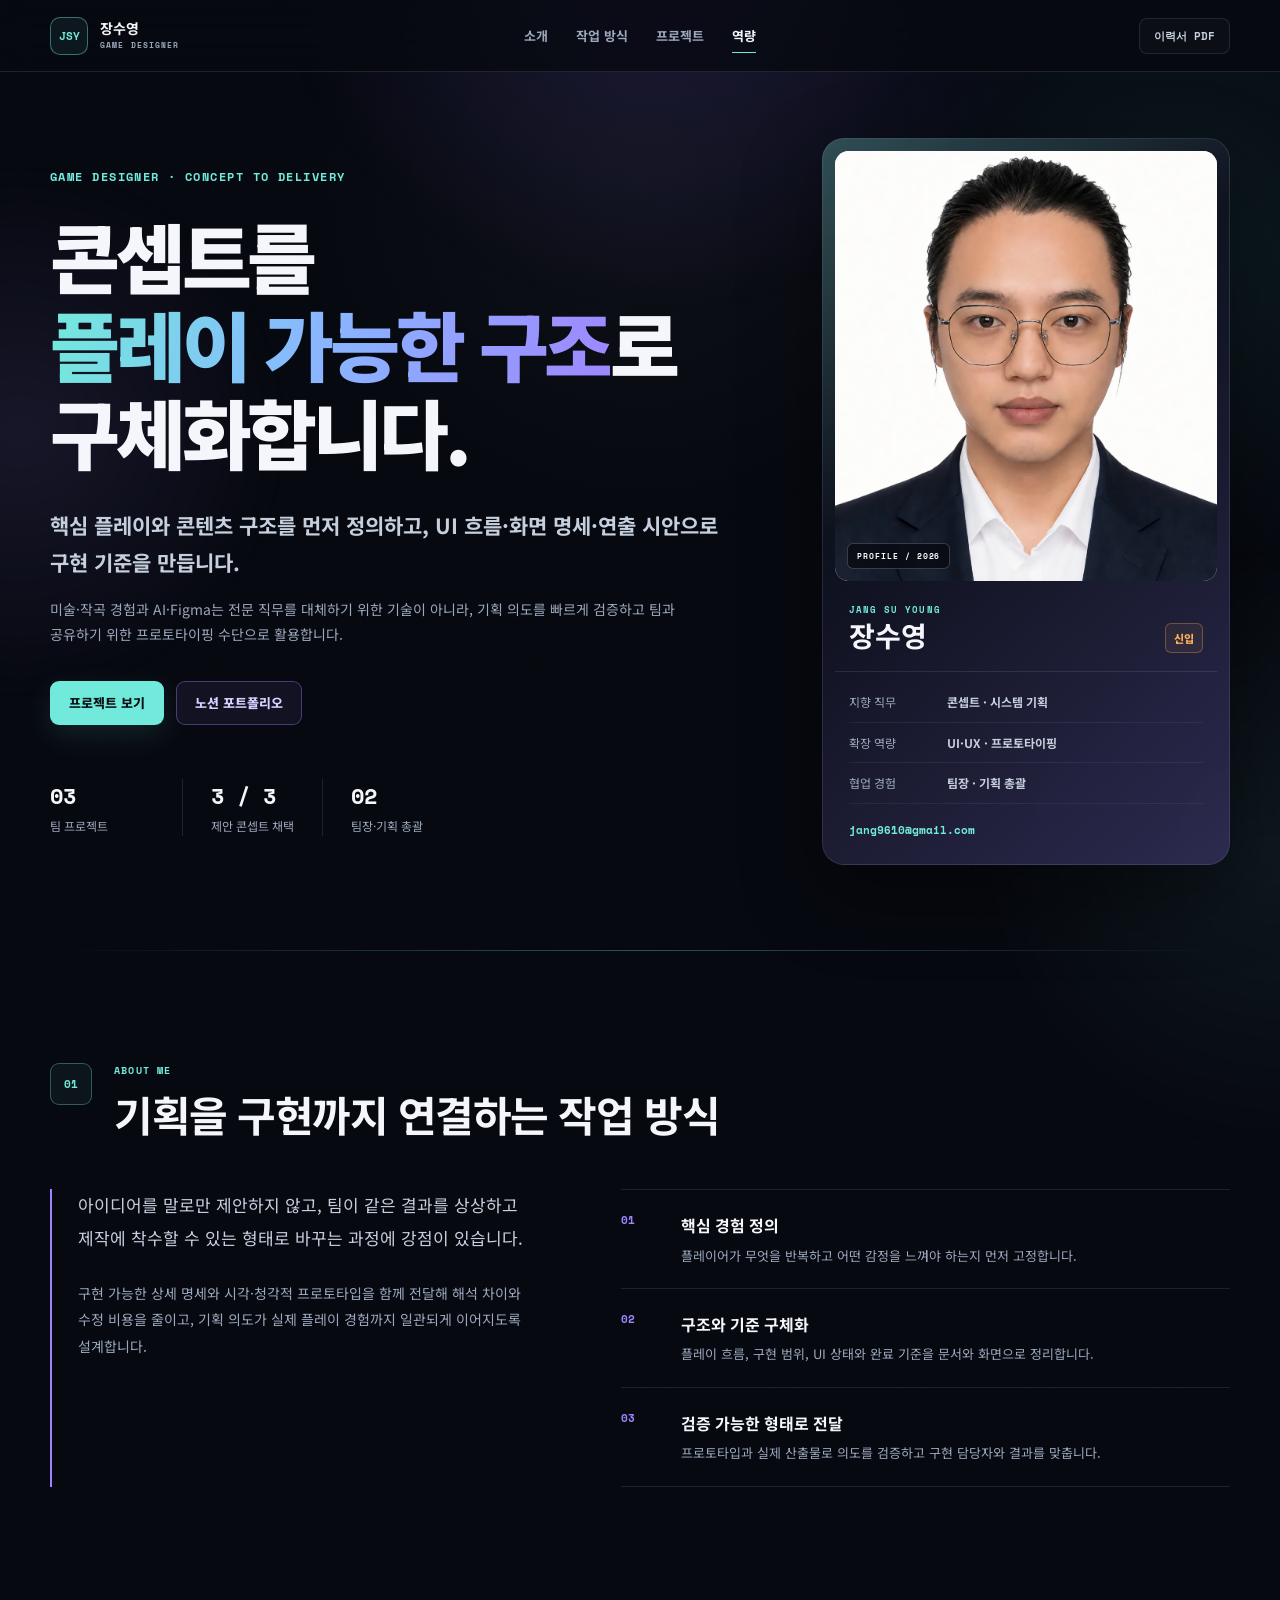
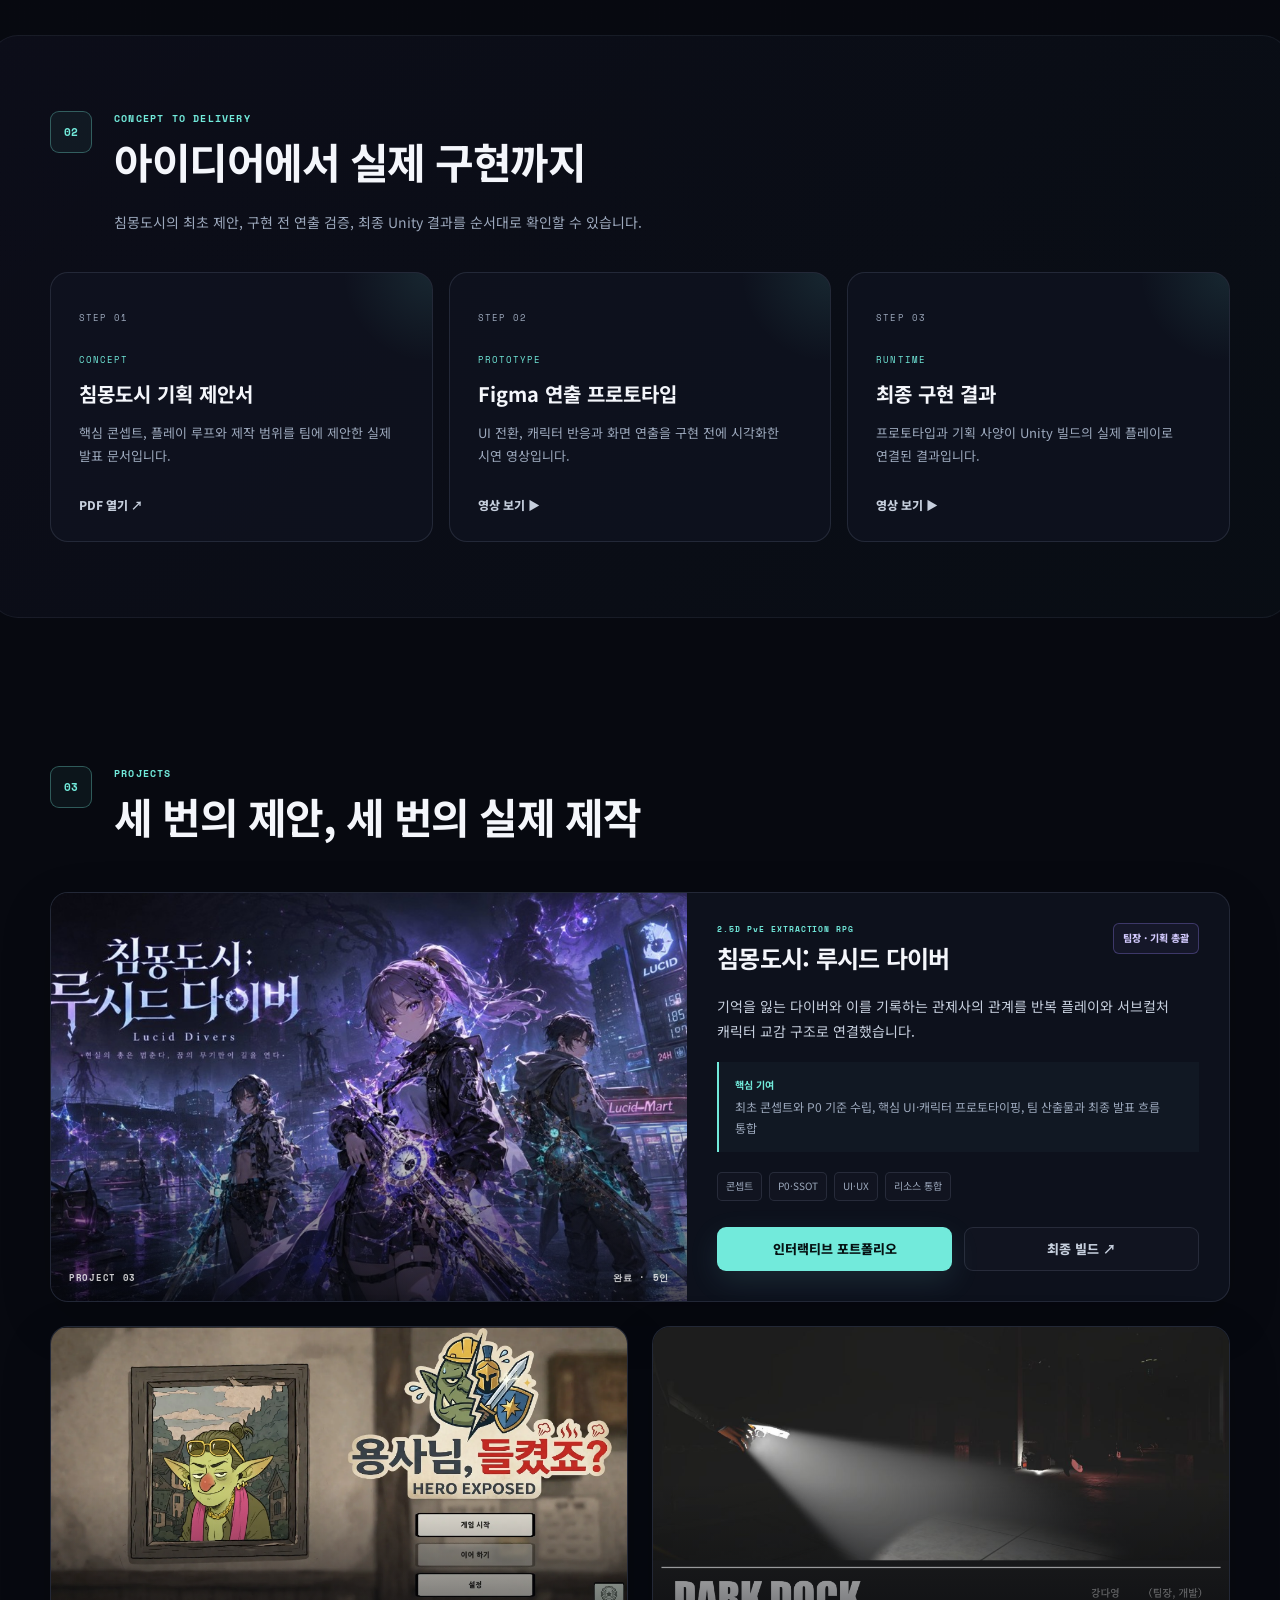
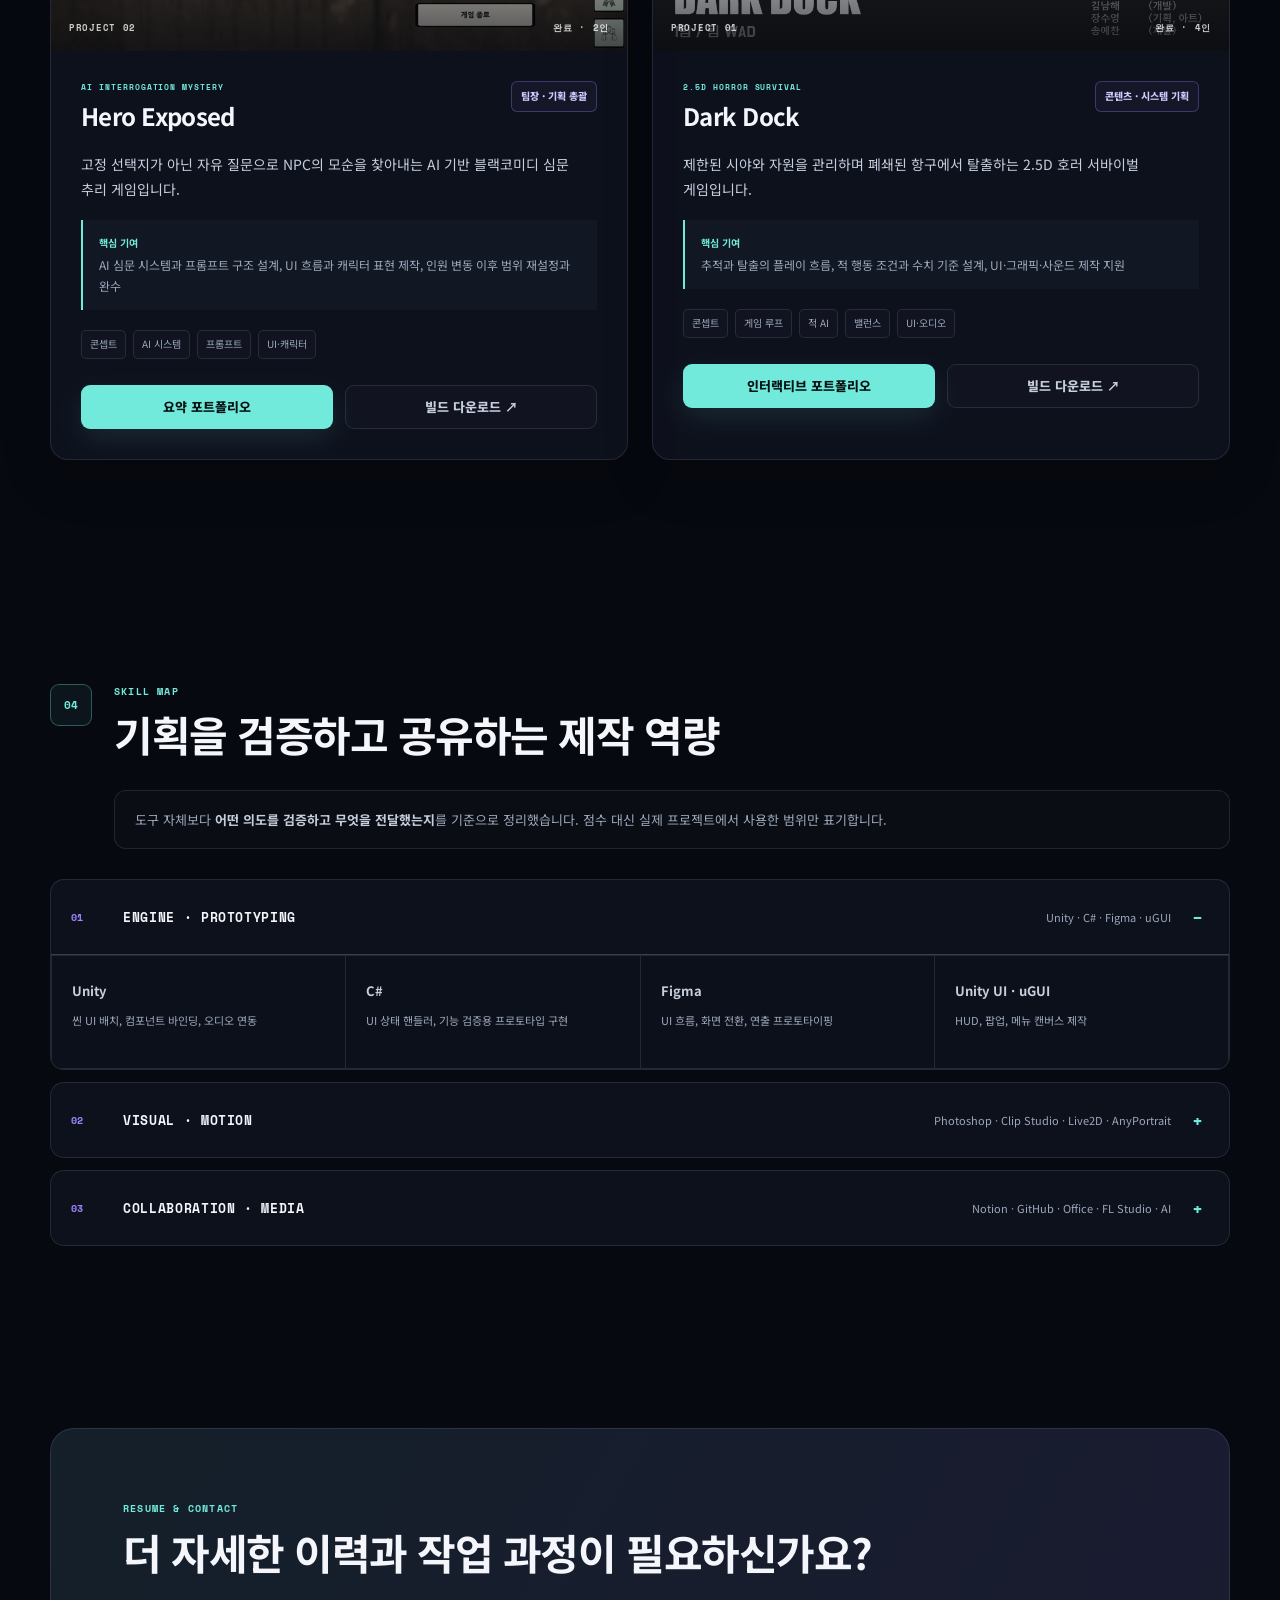
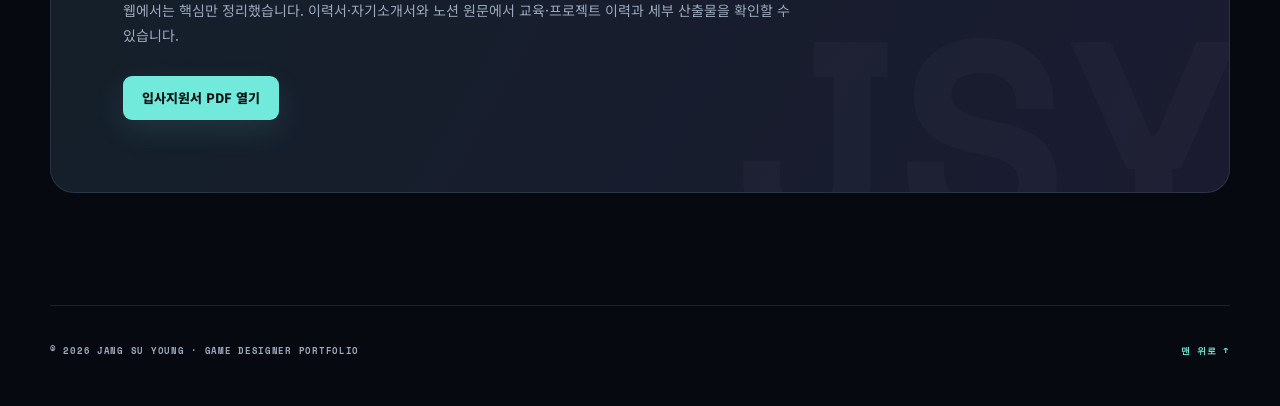
<file: index.html>
<!DOCTYPE html>
<html lang="ko">
<head>
  <meta charset="UTF-8">
  <meta http-equiv="refresh" content="0; url=./main-portfolio/" />
  <title>Redirecting...</title>
  <script>
    window.location.href = "./main-portfolio/";
  </script>
</head>
<body>
  <p>메인 포트폴리오 웹페이지로 이동 중입니다... <a href="./main-portfolio/">여기</a>를 클릭하세요.</p>
</body>
</html>
</file>
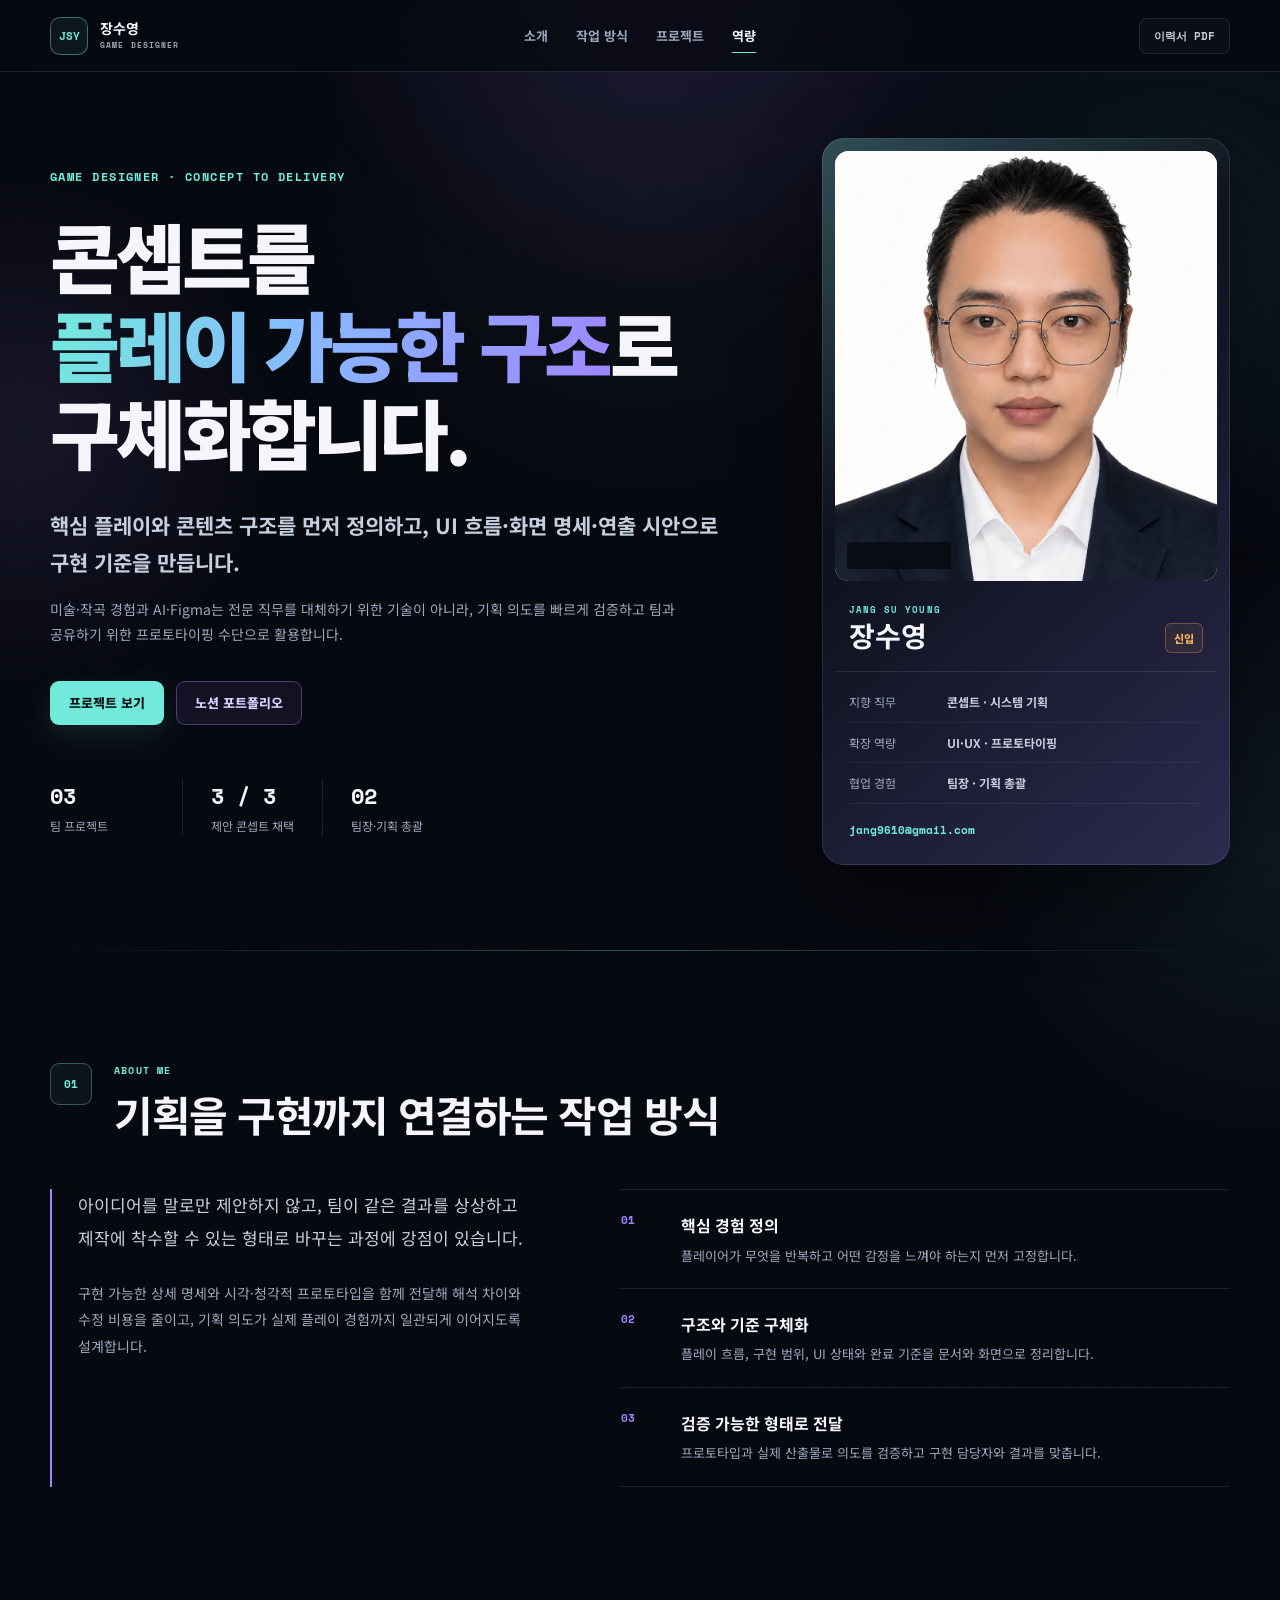
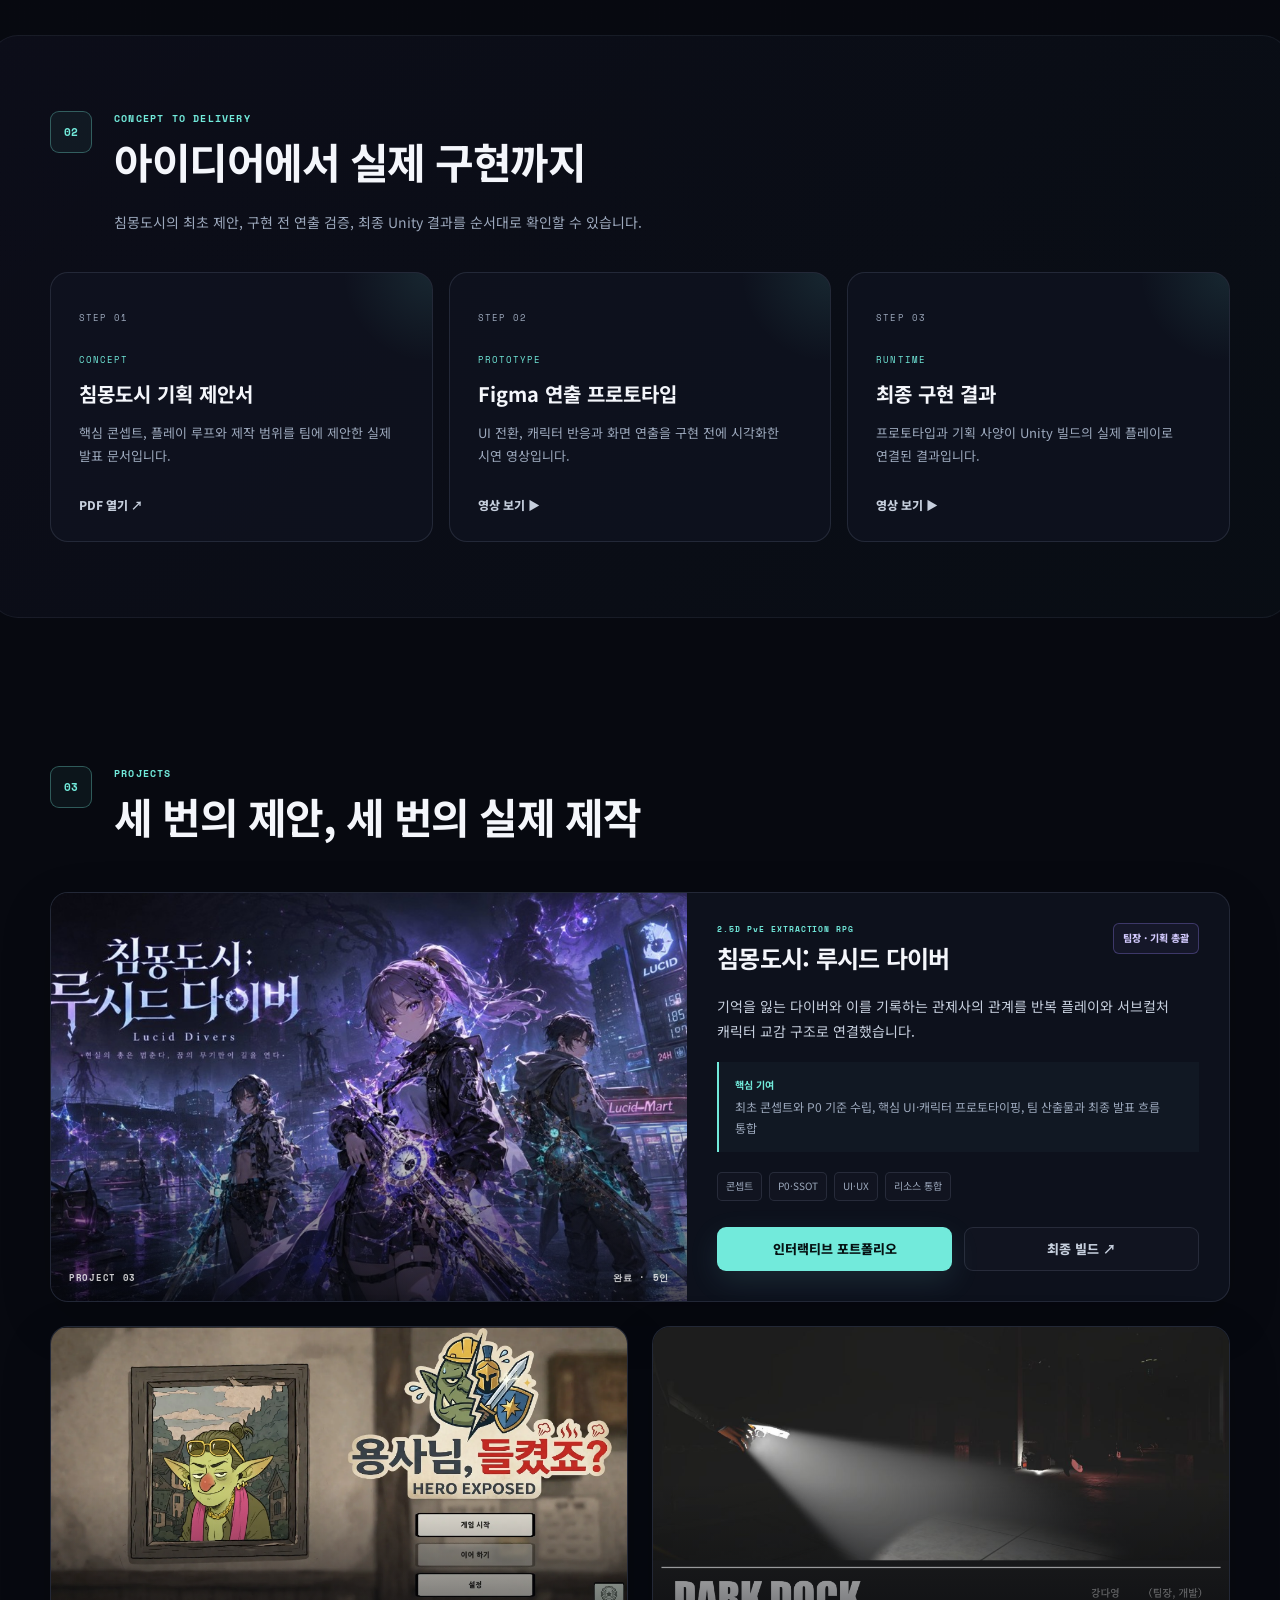
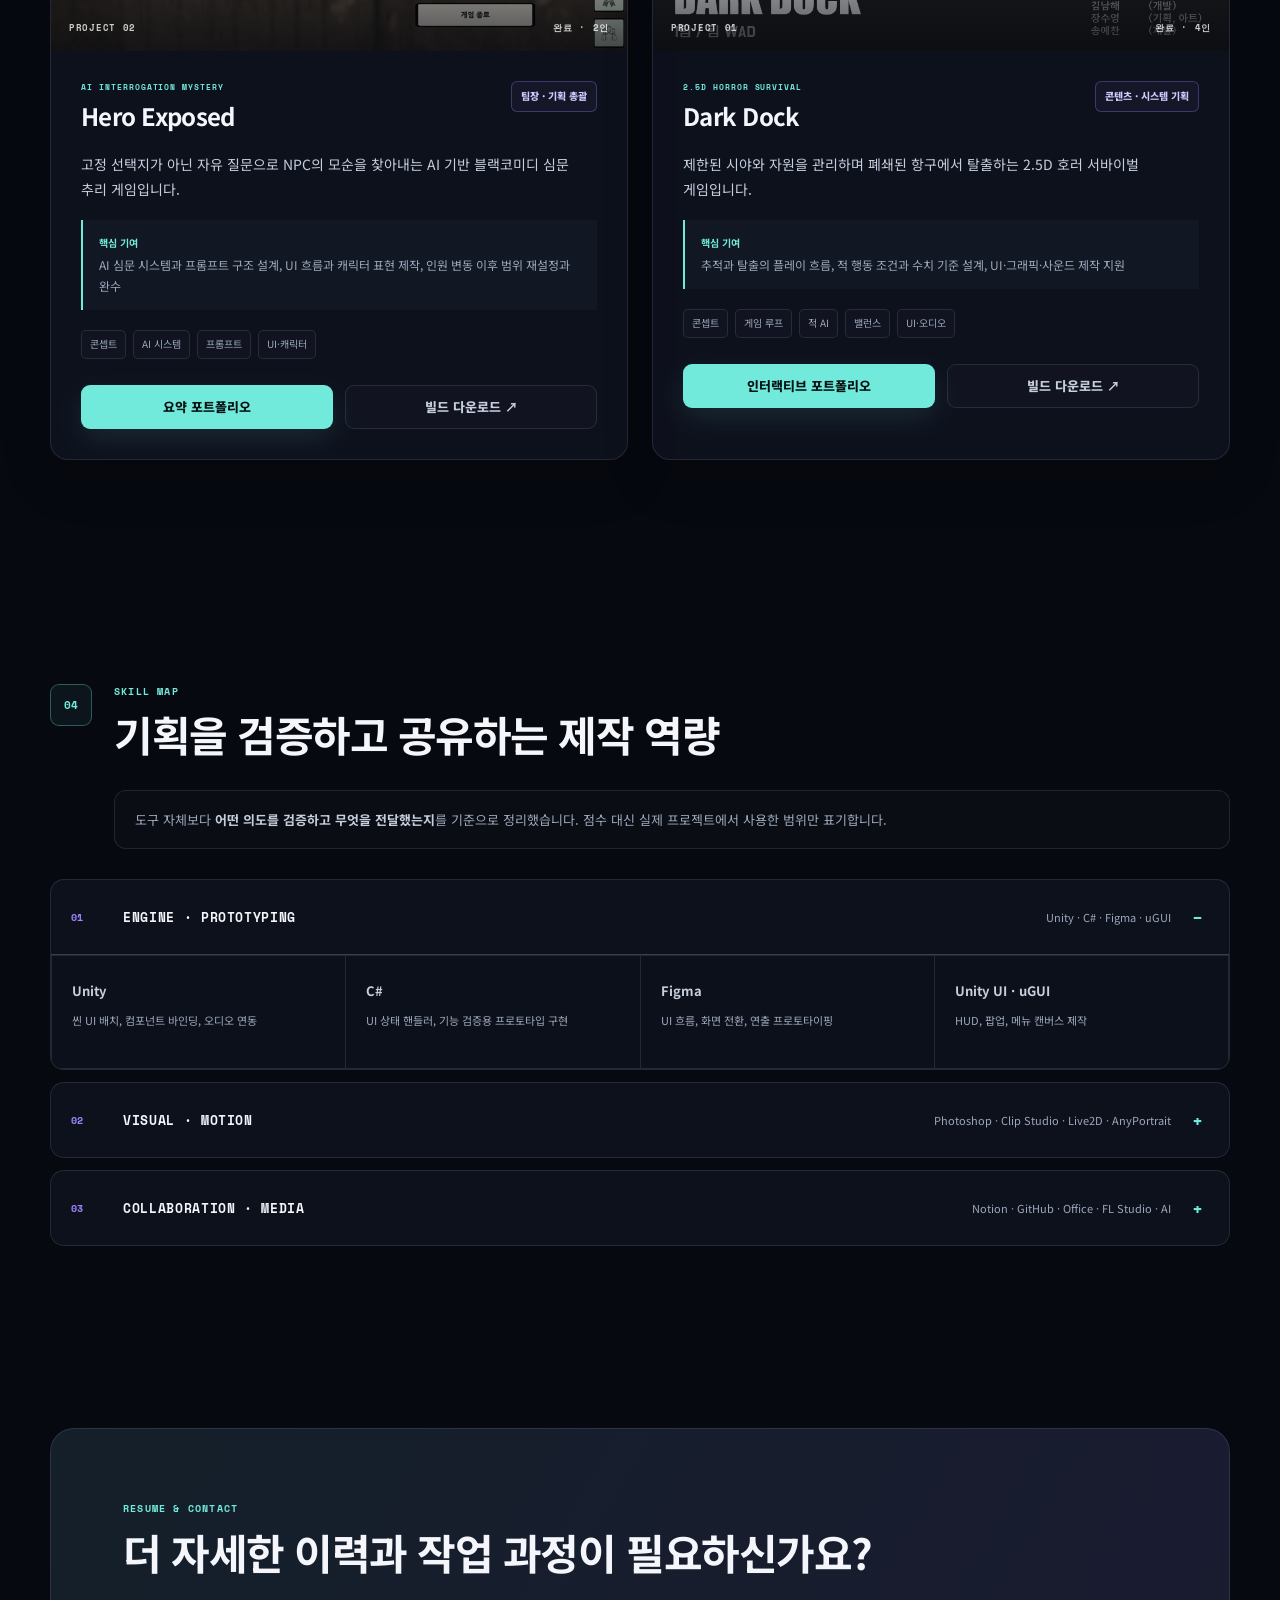
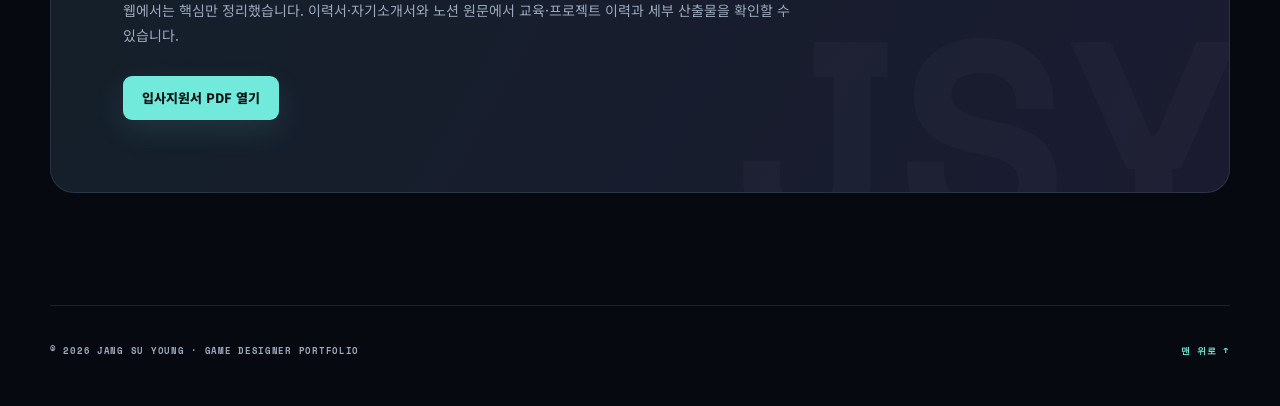
<file: main-portfolio/index.html>
<!DOCTYPE html>
<html lang="ko">
<head>
  <meta charset="UTF-8">
  <meta name="viewport" content="width=device-width, initial-scale=1.0">
  <title>장수영 | 게임 기획자 포트폴리오</title>
  <meta name="description" content="콘셉트를 플레이 가능한 구조와 화면 명세로 구체화하는 게임 기획자 장수영의 포트폴리오입니다.">
  <meta name="author" content="장수영">
  <meta name="theme-color" content="#070910">
  <link rel="preconnect" href="https://fonts.googleapis.com">
  <link rel="preconnect" href="https://fonts.gstatic.com" crossorigin>
  <link href="https://fonts.googleapis.com/css2?family=Noto+Sans+KR:wght@400;500;700;800;900&family=Space+Mono:wght@400;700&display=swap" rel="stylesheet">
  <link rel="stylesheet" href="./css/style.css">
</head>
<body>
  <a class="skip-link" href="#main-content">본문으로 바로가기</a>

  <div class="ambient ambient-one" aria-hidden="true"></div>
  <div class="ambient ambient-two" aria-hidden="true"></div>
  <div class="grid-overlay" aria-hidden="true"></div>
  <div class="spotlight" id="spotlight" aria-hidden="true"></div>

  <nav class="site-nav" aria-label="주요 메뉴">
    <a class="brand" href="#top" aria-label="페이지 처음으로 이동">
      <span class="brand-mark">JSY</span>
      <span class="brand-copy">
        <strong>장수영</strong>
        <small>GAME DESIGNER</small>
      </span>
    </a>
    <div class="nav-links">
      <a href="#about">소개</a>
      <a href="#proof">작업 방식</a>
      <a href="#projects">프로젝트</a>
      <a href="#skills">역량</a>
    </div>
    <a class="nav-resume" href="../assets/resume/장수영_게임기획자_입사지원서_자기소개서_V1.4.pdf" target="_blank" rel="noopener noreferrer">
      이력서 PDF
    </a>
  </nav>

  <main id="main-content">
    <header class="hero" id="top">
      <div class="hero-copy reveal">
        <p class="eyebrow">GAME DESIGNER · CONCEPT TO DELIVERY</p>
        <h1>
          콘셉트를<br>
          <span>플레이 가능한 구조</span>로<br>
          구체화합니다.
        </h1>
        <p class="hero-lead">
          핵심 플레이와 콘텐츠 구조를 먼저 정의하고,
          UI 흐름·화면 명세·연출 시안으로 구현 기준을 만듭니다.
        </p>
        <p class="hero-note">
          미술·작곡 경험과 AI·Figma는 전문 직무를 대체하기 위한 기술이 아니라,
          기획 의도를 빠르게 검증하고 팀과 공유하기 위한 프로토타이핑 수단으로 활용합니다.
        </p>

        <div class="hero-actions">
          <a class="button button-primary" href="#projects">프로젝트 보기</a>
          <a class="button button-secondary" href="https://nasal-quality-255.notion.site/ce1f141470938387abb50194e00e8bdf" target="_blank" rel="noopener noreferrer">
            노션 포트폴리오
          </a>
        </div>

        <dl class="hero-metrics" aria-label="대표 성과">
          <div>
            <dt>03</dt>
            <dd>팀 프로젝트</dd>
          </div>
          <div>
            <dt>3 / 3</dt>
            <dd>제안 콘셉트 채택</dd>
          </div>
          <div>
            <dt>02</dt>
            <dd>팀장·기획 총괄</dd>
          </div>
        </dl>
      </div>

      <aside class="identity-card reveal" aria-label="장수영 프로필">
        <div class="portrait-frame">
          <img src="./assets/profile-jang-su-young.png" alt="게임 기획자 장수영 증명사진">
          <span class="portrait-index">PROFILE / 2026</span>
        </div>
        <div class="identity-heading">
          <div>
            <p>JANG SU YOUNG</p>
            <h2>장수영</h2>
          </div>
          <span>신입</span>
        </div>
        <dl class="identity-list">
          <div>
            <dt>지향 직무</dt>
            <dd>콘셉트 · 시스템 기획</dd>
          </div>
          <div>
            <dt>확장 역량</dt>
            <dd>UI·UX · 프로토타이핑</dd>
          </div>
          <div>
            <dt>협업 경험</dt>
            <dd>팀장 · 기획 총괄</dd>
          </div>
        </dl>
        <a class="identity-mail" href="mailto:jang9610@gmail.com">jang9610@gmail.com</a>
      </aside>
    </header>

    <section class="section about-section" id="about">
      <div class="section-heading reveal">
        <span class="section-number">01</span>
        <div>
          <p class="section-kicker">ABOUT ME</p>
          <h2>기획을 구현까지 연결하는 작업 방식</h2>
        </div>
      </div>

      <div class="about-layout">
        <div class="about-statement reveal">
          <p>
            아이디어를 말로만 제안하지 않고, 팀이 같은 결과를 상상하고
            제작에 착수할 수 있는 형태로 바꾸는 과정에 강점이 있습니다.
          </p>
          <p>
            구현 가능한 상세 명세와 시각·청각적 프로토타입을 함께 전달해
            해석 차이와 수정 비용을 줄이고, 기획 의도가 실제 플레이 경험까지
            일관되게 이어지도록 설계합니다.
          </p>
        </div>

        <ol class="process-list reveal">
          <li>
            <span>01</span>
            <div>
              <strong>핵심 경험 정의</strong>
              <p>플레이어가 무엇을 반복하고 어떤 감정을 느껴야 하는지 먼저 고정합니다.</p>
            </div>
          </li>
          <li>
            <span>02</span>
            <div>
              <strong>구조와 기준 구체화</strong>
              <p>플레이 흐름, 구현 범위, UI 상태와 완료 기준을 문서와 화면으로 정리합니다.</p>
            </div>
          </li>
          <li>
            <span>03</span>
            <div>
              <strong>검증 가능한 형태로 전달</strong>
              <p>프로토타입과 실제 산출물로 의도를 검증하고 구현 담당자와 결과를 맞춥니다.</p>
            </div>
          </li>
        </ol>
      </div>
    </section>

    <section class="section proof-section" id="proof">
      <div class="section-heading reveal">
        <span class="section-number">02</span>
        <div>
          <p class="section-kicker">CONCEPT TO DELIVERY</p>
          <h2>아이디어에서 실제 구현까지</h2>
        </div>
      </div>

      <p class="section-intro reveal">
        침몽도시의 최초 제안, 구현 전 연출 검증, 최종 Unity 결과를 순서대로 확인할 수 있습니다.
      </p>

      <div class="proof-grid">
        <a class="proof-card reveal" href="../assets/lucid_diver_proposal_v2.1.pdf" target="_blank" rel="noopener noreferrer">
          <span class="proof-step">STEP 01</span>
          <span class="proof-type">CONCEPT</span>
          <h3>침몽도시 기획 제안서</h3>
          <p>핵심 콘셉트, 플레이 루프와 제작 범위를 팀에 제안한 실제 발표 문서입니다.</p>
          <em>PDF 열기 ↗</em>
        </a>
        <a class="proof-card reveal" href="https://youtu.be/s4VClI4maBk" target="_blank" rel="noopener noreferrer">
          <span class="proof-step">STEP 02</span>
          <span class="proof-type">PROTOTYPE</span>
          <h3>Figma 연출 프로토타입</h3>
          <p>UI 전환, 캐릭터 반응과 화면 연출을 구현 전에 시각화한 시연 영상입니다.</p>
          <em>영상 보기 ▶</em>
        </a>
        <a class="proof-card reveal" href="https://youtu.be/X6qXc4WS8Bk" target="_blank" rel="noopener noreferrer">
          <span class="proof-step">STEP 03</span>
          <span class="proof-type">RUNTIME</span>
          <h3>최종 구현 결과</h3>
          <p>프로토타입과 기획 사양이 Unity 빌드의 실제 플레이로 연결된 결과입니다.</p>
          <em>영상 보기 ▶</em>
        </a>
      </div>
    </section>

    <section class="section projects-section" id="projects">
      <div class="section-heading reveal">
        <span class="section-number">03</span>
        <div>
          <p class="section-kicker">PROJECTS</p>
          <h2>세 번의 제안, 세 번의 실제 제작</h2>
        </div>
      </div>

      <div class="projects-grid">
        <article class="project-card project-featured reveal">
          <div class="project-visual">
            <img src="../assets/lucid_diver_banner.png" alt="침몽도시 루시드 다이버 대표 이미지">
            <div class="project-status">
              <span>PROJECT 03</span>
              <strong>완료 · 5인</strong>
            </div>
          </div>
          <div class="project-content">
            <div class="project-title-row">
              <div>
                <p>2.5D PvE EXTRACTION RPG</p>
                <h3>침몽도시: 루시드 다이버</h3>
              </div>
              <span class="role-badge">팀장 · 기획 총괄</span>
            </div>
            <p class="project-summary">
              기억을 잃는 다이버와 이를 기록하는 관제사의 관계를
              반복 플레이와 서브컬처 캐릭터 교감 구조로 연결했습니다.
            </p>
            <p class="project-contribution">
              <strong>핵심 기여</strong>
              최초 콘셉트와 P0 기준 수립, 핵심 UI·캐릭터 프로토타이핑,
              팀 산출물과 최종 발표 흐름 통합
            </p>
            <div class="project-tags" aria-label="침몽도시 핵심 업무">
              <span>콘셉트</span><span>P0·SSOT</span><span>UI·UX</span><span>리소스 통합</span>
            </div>
            <div class="project-actions">
              <a class="button button-primary" href="../lucid-diver/">인터랙티브 포트폴리오</a>
              <a class="button button-ghost" href="https://drive.google.com/file/d/1eJK4JiPHLMWhpV2mNpth4BEen5bnw9zV/view?usp=sharing" target="_blank" rel="noopener noreferrer">최종 빌드 ↗</a>
            </div>
          </div>
        </article>

        <article class="project-card reveal">
          <div class="project-visual">
            <img src="../assets/hero_exposed_main.png" alt="Hero Exposed 용사님 들켰죠 대표 이미지">
            <div class="project-status">
              <span>PROJECT 02</span>
              <strong>완료 · 2인</strong>
            </div>
          </div>
          <div class="project-content">
            <div class="project-title-row">
              <div>
                <p>AI INTERROGATION MYSTERY</p>
                <h3>Hero Exposed</h3>
              </div>
              <span class="role-badge">팀장 · 기획 총괄</span>
            </div>
            <p class="project-summary">
              고정 선택지가 아닌 자유 질문으로 NPC의 모순을 찾아내는
              AI 기반 블랙코미디 심문 추리 게임입니다.
            </p>
            <p class="project-contribution">
              <strong>핵심 기여</strong>
              AI 심문 시스템과 프롬프트 구조 설계, UI 흐름과 캐릭터 표현 제작,
              인원 변동 이후 범위 재설정과 완수
            </p>
            <div class="project-tags" aria-label="Hero Exposed 핵심 업무">
              <span>콘셉트</span><span>AI 시스템</span><span>프롬프트</span><span>UI·캐릭터</span>
            </div>
            <div class="project-actions">
              <a class="button button-primary" href="../hero-exposed/">요약 포트폴리오</a>
              <a class="button button-ghost" href="https://drive.google.com/file/d/1IyZXMaywcjeSdOG9PZcT05-inVwMidPe/view?usp=sharing" target="_blank" rel="noopener noreferrer">빌드 다운로드 ↗</a>
            </div>
          </div>
        </article>

        <article class="project-card reveal">
          <div class="project-visual">
            <img src="../assets/dark_dock_banner.png" alt="Dark Dock 대표 이미지">
            <div class="project-status">
              <span>PROJECT 01</span>
              <strong>완료 · 4인</strong>
            </div>
          </div>
          <div class="project-content">
            <div class="project-title-row">
              <div>
                <p>2.5D HORROR SURVIVAL</p>
                <h3>Dark Dock</h3>
              </div>
              <span class="role-badge">콘텐츠 · 시스템 기획</span>
            </div>
            <p class="project-summary">
              제한된 시야와 자원을 관리하며 폐쇄된 항구에서 탈출하는
              2.5D 호러 서바이벌 게임입니다.
            </p>
            <p class="project-contribution">
              <strong>핵심 기여</strong>
              추적과 탈출의 플레이 흐름, 적 행동 조건과 수치 기준 설계,
              UI·그래픽·사운드 제작 지원
            </p>
            <div class="project-tags" aria-label="Dark Dock 핵심 업무">
              <span>콘셉트</span><span>게임 루프</span><span>적 AI</span><span>밸런스</span><span>UI·오디오</span>
            </div>
            <div class="project-actions">
              <a class="button button-primary" href="../dark-dock/">인터랙티브 포트폴리오</a>
              <a class="button button-ghost" href="https://drive.google.com/file/d/1RgMkKSUPe3w8_VgBHymhb5LP4MH-yBoi/view" target="_blank" rel="noopener noreferrer">빌드 다운로드 ↗</a>
            </div>
          </div>
        </article>
      </div>
    </section>

    <section class="section skills-section" id="skills">
      <div class="section-heading reveal">
        <span class="section-number">04</span>
        <div>
          <p class="section-kicker">SKILL MAP</p>
          <h2>기획을 검증하고 공유하는 제작 역량</h2>
        </div>
      </div>

      <div class="skill-summary reveal">
        <p>
          도구 자체보다 <strong>어떤 의도를 검증하고 무엇을 전달했는지</strong>를 기준으로 정리했습니다.
          점수 대신 실제 프로젝트에서 사용한 범위만 표기합니다.
        </p>
      </div>

      <div class="skill-groups">
        <details class="skill-group reveal" open>
          <summary>
            <span>01</span>
            <strong>ENGINE · PROTOTYPING</strong>
            <small>Unity · C# · Figma · uGUI</small>
          </summary>
          <div class="skill-items">
            <article><b>Unity</b><p>씬 UI 배치, 컴포넌트 바인딩, 오디오 연동</p></article>
            <article><b>C#</b><p>UI 상태 핸들러, 기능 검증용 프로토타입 구현</p></article>
            <article><b>Figma</b><p>UI 흐름, 화면 전환, 연출 프로토타이핑</p></article>
            <article><b>Unity UI · uGUI</b><p>HUD, 팝업, 메뉴 캔버스 제작</p></article>
          </div>
        </details>

        <details class="skill-group reveal">
          <summary>
            <span>02</span>
            <strong>VISUAL · MOTION</strong>
            <small>Photoshop · Clip Studio · Live2D · AnyPortrait</small>
          </summary>
          <div class="skill-items">
            <article><b>Adobe Photoshop</b><p>인게임 UI, 배너, 이미지 보정</p></article>
            <article><b>Clip Studio Paint</b><p>캐릭터, UI, 아이콘 에셋 제작</p></article>
            <article><b>Live2D Cubism</b><p>캐릭터 파츠 분할, Unity 모션 적용</p></article>
            <article><b>AnyPortrait</b><p>2D 캐릭터 리깅, 핵심 애니메이션 제작</p></article>
          </div>
        </details>

        <details class="skill-group reveal">
          <summary>
            <span>03</span>
            <strong>COLLABORATION · MEDIA</strong>
            <small>Notion · GitHub · Office · FL Studio · AI</small>
          </summary>
          <div class="skill-items">
            <article><b>Notion · GitHub</b><p>마일스톤, 회의록, 기획 현행화와 버전 관리</p></article>
            <article><b>Word · Excel · PowerPoint</b><p>명세, 수치 테이블, 콘셉트 제안과 발표 자료</p></article>
            <article><b>FL Studio</b><p>BGM 후가공, 믹싱, 사운드 방향 검증</p></article>
            <article><b>AI Tools</b><p>이미지·음원 시안과 LLM 프롬프트 설계</p></article>
          </div>
        </details>
      </div>
    </section>

    <section class="section contact-section" id="contact">
      <div class="contact-panel reveal">
        <p class="section-kicker">RESUME & CONTACT</p>
        <h2>더 자세한 이력과 작업 과정이 필요하신가요?</h2>
        <p>
          웹에서는 핵심만 정리했습니다. 이력서·자기소개서와 노션 원문에서
          교육·프로젝트 이력과 세부 산출물을 확인할 수 있습니다.
        </p>
        <div class="contact-actions">
          <a class="button button-primary" href="../assets/resume/장수영_게임기획자_입사지원서_자기소개서_V1.4.pdf" target="_blank" rel="noopener noreferrer">입사지원서 PDF 열기</a>
        </div>
      </div>
    </section>
  </main>

  <footer class="site-footer">
    <p>© 2026 JANG SU YOUNG · GAME DESIGNER PORTFOLIO</p>
    <a href="#top">맨 위로 ↑</a>
  </footer>

  <script src="./js/main.js"></script>
</body>
</html>
</file>
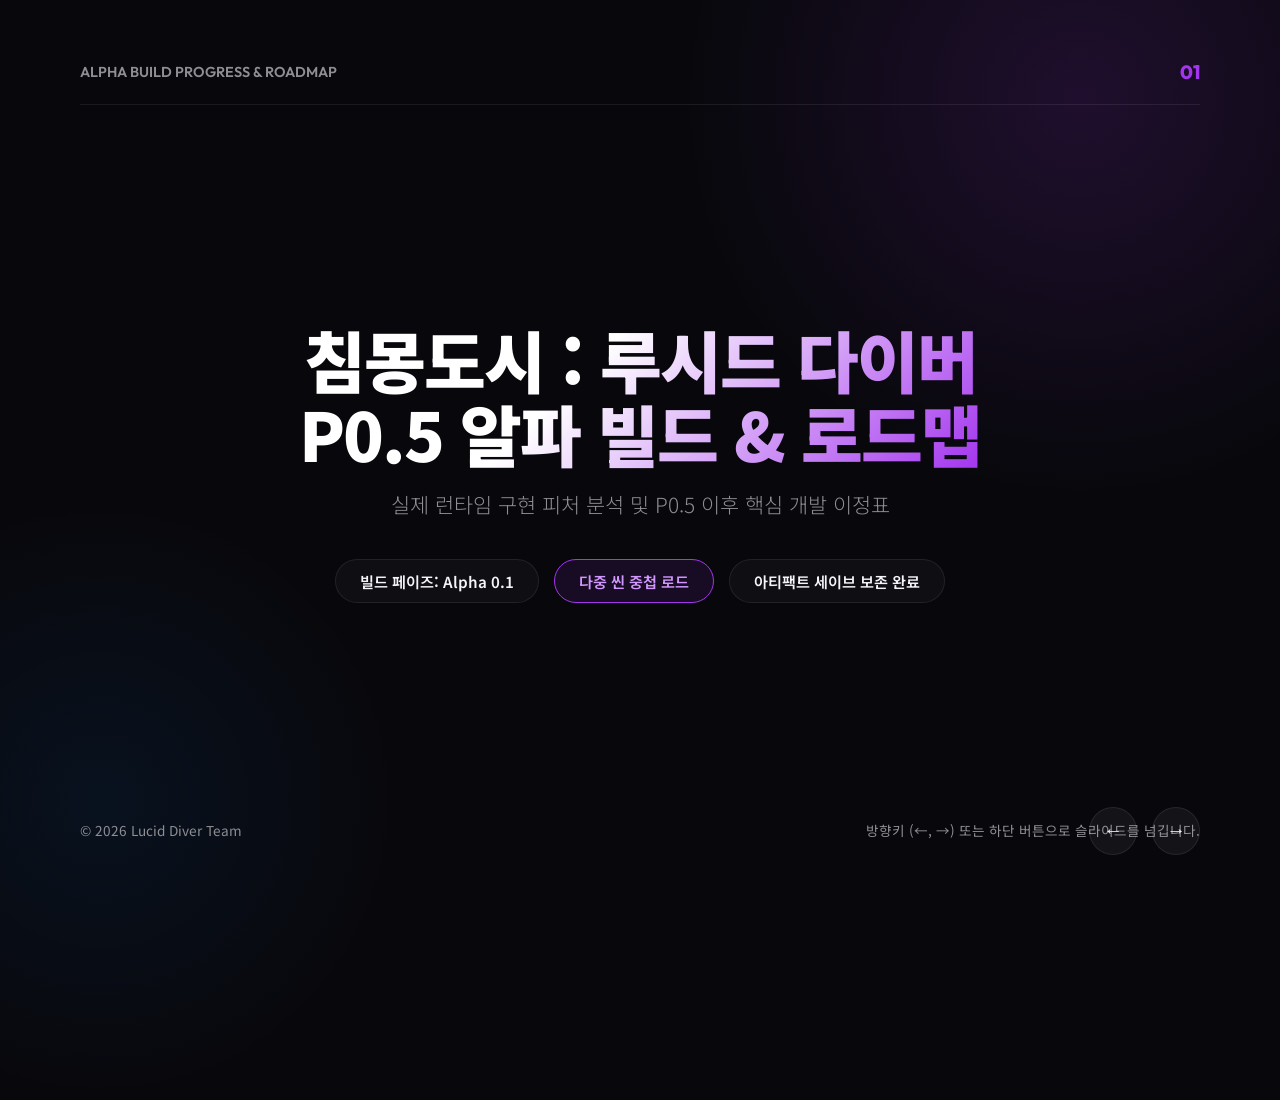
<file: 기존_깃허브_프로젝트_문서/Document_LucidDiver/LucidDiver_Document/08_기획개발외_문서/알파빌드_시연_피치_대시보드.html>
<!DOCTYPE html>
<html lang="ko">

<head>
    <meta charset="UTF-8">
    <meta name="viewport" content="width=device-width, initial-scale=1.0">
    <title>침몽도시 : 루시드 다이버 - 알파 빌드(P0.5) 시연 및 로드맵</title>
    <style>
        @import url('https://fonts.googleapis.com/css2?family=Outfit:wght@400;600;800&family=Noto+Sans+KR:wght@300;400;700;900&display=swap');

        :root {
            --bg-color: #08080c;
            --card-bg: rgba(20, 20, 30, 0.6);
            --border-color: rgba(255, 255, 255, 0.08);
            --text-main: #f5f5f7;
            --text-sub: #8e8e93;
            --accent-purple: #a335ee;
            --accent-green: #64f064;
            --accent-pink: #ff453a;
            --accent-blue: #0a84ff;
        }

        * {
            box-sizing: border-box;
            margin: 0;
            padding: 0;
        }

        body {
            background-color: var(--bg-color);
            color: var(--text-main);
            font-family: 'Noto Sans KR', sans-serif;
            overflow: hidden;
            width: 100vw;
            height: 100vh;
        }

        /* Gradient Nebulas */
        .nebula {
            position: absolute;
            width: 800px;
            height: 800px;
            background: radial-gradient(circle, rgba(163, 53, 238, 0.15) 0%, rgba(0, 0, 0, 0) 70%);
            top: -300px;
            right: -200px;
            z-index: 1;
            pointer-events: none;
        }

        .nebula-left {
            position: absolute;
            width: 600px;
            height: 600px;
            background: radial-gradient(circle, rgba(10, 132, 255, 0.08) 0%, rgba(0, 0, 0, 0) 70%);
            bottom: -200px;
            left: -200px;
            z-index: 1;
            pointer-events: none;
        }

        /* Slide Container */
        .slides-container {
            width: 100%;
            height: 100%;
            display: flex;
            transition: transform 0.6s cubic-bezier(0.85, 0, 0.15, 1);
            position: relative;
            z-index: 2;
        }

        /* Individual Slide */
        .slide {
            min-width: 100%;
            height: 100%;
            padding: 60px 80px;
            display: flex;
            flex-direction: column;
            justify-content: space-between;
            position: relative;
        }

        /* Slide Header */
        .slide-header {
            display: flex;
            justify-content: space-between;
            align-items: center;
            border-bottom: 1px solid var(--border-color);
            padding-bottom: 20px;
        }

        .slide-title-area h2 {
            font-size: 1.8rem;
            font-weight: 900;
            background: linear-gradient(135deg, #ffffff 40%, var(--accent-purple) 100%);
            -webkit-background-clip: text;
            -webkit-text-fill-color: transparent;
        }

        .slide-title-area p {
            font-size: 0.9rem;
            color: var(--text-sub);
            margin-top: 4px;
        }

        .slide-number {
            font-family: 'Outfit', sans-serif;
            font-size: 1.2rem;
            font-weight: 800;
            color: var(--accent-purple);
        }

        /* Slide Body Layouts */
        .slide-body {
            flex-grow: 1;
            display: flex;
            align-items: center;
            justify-content: center;
            padding: 40px 0;
        }

        .slide-footer {
            display: flex;
            justify-content: space-between;
            align-items: center;
            font-size: 0.85rem;
            color: var(--text-sub);
        }

        /* Navigation Controls */
        .controls {
            position: fixed;
            bottom: 45px;
            right: 80px;
            display: flex;
            gap: 15px;
            z-index: 10;
        }

        .ctrl-btn {
            background: rgba(255, 255, 255, 0.05);
            border: 1px solid var(--border-color);
            color: var(--text-main);
            width: 48px;
            height: 48px;
            border-radius: 50%;
            cursor: pointer;
            display: flex;
            align-items: center;
            justify-content: center;
            font-size: 1.2rem;
            font-weight: 700;
            transition: all 0.25s;
        }

        .ctrl-btn:hover {
            background: var(--accent-purple);
            border-color: var(--accent-purple);
            box-shadow: 0 0 15px rgba(163, 53, 238, 0.4);
            transform: scale(1.05);
        }

        /* Comparison Layout */
        .comparison-layout {
            display: grid;
            grid-template-columns: 1fr 1fr;
            gap: 40px;
            width: 100%;
            height: 100%;
        }

        .compare-pane {
            background: var(--card-bg);
            border: 1px solid var(--border-color);
            border-radius: 16px;
            padding: 30px;
            display: flex;
            flex-direction: column;
            justify-content: space-between;
            backdrop-filter: blur(20px);
            position: relative;
            transition: transform 0.3s;
        }

        .compare-pane:hover {
            transform: translateY(-5px);
        }

        .compare-pane.after {
            border-color: rgba(163, 53, 238, 0.3);
            box-shadow: 0 0 30px rgba(163, 53, 238, 0.05);
        }

        .pane-tag {
            position: absolute;
            top: 20px;
            right: 20px;
            font-family: 'Outfit', sans-serif;
            font-size: 0.8rem;
            font-weight: 800;
            padding: 4px 12px;
            border-radius: 20px;
        }

        .compare-pane.before .pane-tag {
            background: rgba(255, 69, 58, 0.1);
            color: var(--accent-pink);
            border: 1px solid rgba(255, 69, 58, 0.3);
        }

        .compare-pane.after .pane-tag {
            background: rgba(100, 240, 100, 0.1);
            color: var(--accent-green);
            border: 1px solid rgba(100, 240, 100, 0.3);
        }

        .pane-title {
            font-size: 1.5rem;
            font-weight: 800;
            margin-bottom: 15px;
        }

        .compare-pane.after .pane-title {
            color: #d197ff;
        }

        .pane-visual {
            flex-grow: 1;
            display: flex;
            align-items: center;
            justify-content: center;
            margin: 20px 0;
            border-radius: 8px;
            overflow: hidden;
            background: rgba(0, 0, 0, 0.2);
            border: 1px solid rgba(255, 255, 255, 0.03);
        }

        .pane-visual img {
            max-width: 100%;
            max-height: 380px;
            object-fit: contain;
            transition: transform 0.3s cubic-bezier(0.4, 0, 0.2, 1);
        }

        .pane-visual img:hover {
            transform: scale(1.05);
        }

        .pane-bullets {
            font-size: 0.95rem;
            color: var(--text-sub);
            padding-left: 15px;
        }

        .pane-bullets li {
            margin-bottom: 8px;
        }

        .pane-bullets strong {
            color: var(--text-main);
        }

        /* Title Slide Layout */
        .title-slide-body {
            text-align: center;
            max-width: 800px;
        }

        .title-slide-body h1 {
            font-size: 4.2rem;
            font-weight: 900;
            letter-spacing: -2px;
            line-height: 1.1;
            margin-bottom: 20px;
            background: linear-gradient(135deg, #ffffff 40%, var(--accent-purple) 100%);
            -webkit-background-clip: text;
            -webkit-text-fill-color: transparent;
        }

        .title-slide-body p {
            font-size: 1.3rem;
            color: var(--text-sub);
            font-weight: 300;
            margin-bottom: 40px;
        }

        .badge-grid {
            display: flex;
            justify-content: center;
            gap: 15px;
        }

        .big-badge {
            background: rgba(255, 255, 255, 0.03);
            border: 1px solid var(--border-color);
            padding: 10px 24px;
            border-radius: 30px;
            font-size: 0.95rem;
            font-weight: 600;
        }

        .big-badge.highlight {
            background: rgba(163, 53, 238, 0.1);
            border-color: var(--accent-purple);
            color: #d197ff;
        }

        /* Roadmap Grid */
        .roadmap-grid {
            display: grid;
            grid-template-columns: 1fr 1fr;
            gap: 30px;
            width: 100%;
        }

        .roadmap-card {
            background: var(--card-bg);
            border: 1px solid var(--border-color);
            border-radius: 16px;
            padding: 35px;
            backdrop-filter: blur(20px);
            border-top: 4px solid var(--accent-purple);
        }

        .roadmap-card.visuals {
            border-top-color: var(--accent-blue);
        }

        .roadmap-card h3 {
            font-size: 1.4rem;
            font-weight: 800;
            margin-bottom: 20px;
            color: #ffffff;
        }

        .roadmap-card.visuals h3 {
            color: #ffffff;
        }

        .roadmap-list {
            list-style-type: none;
            padding-left: 0;
        }

        .roadmap-list li {
            position: relative;
            padding-left: 20px;
            font-size: 0.95rem;
            color: var(--text-sub);
            margin-bottom: 12px;
            line-height: 1.5;
        }

        .roadmap-list li::before {
            content: '→';
            position: absolute;
            left: 0;
            color: var(--accent-purple);
            font-weight: 700;
        }

        .roadmap-card.visuals .roadmap-list li::before {
            color: var(--accent-blue);
        }

        .roadmap-list li strong {
            color: var(--text-main);
        }
    </style>
</head>

<body>
    <div class="nebula"></div>
    <div class="nebula-left"></div>

    <div class="slides-container" id="slidesContainer">

        <!-- SLIDE 1: TITLE SLIDE -->
        <div class="slide">
            <div class="slide-header">
                <span
                    style="font-family: 'Outfit', sans-serif; font-weight: 600; font-size: 0.9rem; color: var(--text-sub);">ALPHA
                    BUILD PROGRESS & ROADMAP</span>
                <span class="slide-number">01</span>
            </div>
            <div class="slide-body">
                <div class="title-slide-body">
                    <h1>침몽도시 : 루시드 다이버<br>P0.5 알파 빌드 & 로드맵</h1>
                    <p>실제 런타임 구현 피처 분석 및 P0.5 이후 핵심 개발 이정표</p>
                    <div class="badge-grid">
                        <span class="big-badge">빌드 페이즈: Alpha 0.1</span>
                        <span class="big-badge highlight">다중 씬 중첩 로드</span>
                        <span class="big-badge">아티팩트 세이브 보존 완료</span>
                    </div>
                </div>
            </div>
            <div class="slide-footer">
                <span>© 2026 Lucid Diver Team</span>
                <span>방향키 (←, →) 또는 하단 버튼으로 슬라이드를 넘깁니다.</span>
            </div>
        </div>

        <!-- SLIDE 2: SCENE & LEVEL/VISUAL EVOLUTION -->
        <div class="slide">
            <div class="slide-header">
                <div class="slide-title-area">
                    <h2>01. 공간 및 플레이 기물의 시각적 변화</h2>
                    <p>단순 실린더/박스 기물에서 AnyPortrait 애니메이션 및 마트 레벨 구축 완료</p>
                </div>
                <span class="slide-number">02</span>
            </div>
            <div class="slide-body">
                <div class="comparison-layout">
                    <div class="compare-pane before">
                        <span class="pane-tag">기존 P0 체계</span>
                        <h3 class="pane-title">개발용 더미 리소스 & 임시 테스트 필드</h3>
                        <div class="pane-visual">
                            <img src="../07_기획서_이미지_자료/P0.5_UI_P0_더미캐릭터_몬스터.png" alt="더미 캐릭터 실린더 및 몬스터 큐브">
                        </div>
                        <ul class="pane-bullets">
                            <li>플레이어는 <strong>단순 실린더(Cylinder)</strong>, 몬스터는 <strong>단순 큐브 박스(Box)</strong> 더미 리소스로 작동
                            </li>
                            <li>레벨 디자인 기획 부재로 기믹 배치가 전무한 <strong>임시 박스형 테스트 필드(testField)</strong>만 사용</li>
                            <li>배경 데이터와 조작 매니저가 한 씬에 속해 <strong>메모리 병목 및 충돌</strong> 발생</li>
                            <li>지형 수정 시 매번 스폰 좌표 코드를 수정하는 <strong>정적 바인딩</strong></li>
                        </ul>
                    </div>
                    <div class="compare-pane after">
                        <span class="pane-tag">P0.5 구현 성과</span>
                        <h3 class="pane-title">AnyPortrait 애니메이션 & 3중 레이어 마트</h3>
                        <div class="pane-visual" style="display: flex; gap: 10px; background: transparent;">
                            <img src="../07_기획서_이미지_자료/P0.5_UI_P0.5_애니포트레이트_캐릭터_몬스터.png" alt="정식 AnyPortrait 플레이어와 몬스터"
                                style="width: 48%; height: 100%; object-fit: contain;">
                            <img src="../07_기획서_이미지_자료/P0.5_UI_P0.5_마트_레벨디자인.png" alt="정식 마트 레벨 디자인"
                                style="width: 48%; height: 100%; object-fit: contain;">
                        </div>
                        <ul class="pane-bullets">
                            <li><strong>AnyPortrait 애니메이션 적용</strong>: 2D 본(Bone) 스키닝 기술 기반의 생동감 넘치는 정식 플레이어 및 몬스터 모델링
                                연동 완료.</li>
                            <li><strong>3중 레이어 마트 레벨 구축</strong>: 파밍과 조우가 설계된 2.5D 마트 지형(LevelDesignScene) 실제 구축 및 안개 연출
                                적용.</li>
                            <li><strong>Additive 중첩 씬 및 동적 스폰</strong>: 배경(LevelDesign)과 조작(Demo) 씬 분리 및 Tag 기반 동적 스폰
                                바인딩.</li>
                        </ul>
                    </div>
                </div>
            </div>
            <div class="slide-footer">
                <span>침몽도시: 루시드 다이버 알파 빌드</span>
                <span>02 / 06</span>
            </div>
        </div>

        <!-- SLIDE 3: UI/UX SMART TOOLTIP EVOLUTION -->
        <div class="slide">
            <div class="slide-header">
                <div class="slide-title-area">
                    <h2>02. 정보 인지(UI/UX) 시스템의 신설</h2>
                    <p>기물 정보 툴팁 시스템 신규 구축 및 조작 가림 방지 오프셋 설계</p>
                </div>
                <span class="slide-number">03</span>
            </div>
            <div class="slide-body">
                <div class="comparison-layout">
                    <div class="compare-pane before">
                        <span class="pane-tag">기존 P0 체계</span>
                        <h3 class="pane-title">아이템 상세 정보 툴팁 시스템 부재</h3>
                        <div class="pane-visual">
                            <img src="../07_기획서_이미지_자료/P0.5_UI_P0_인벤토리_툴팁_부재.png" alt="인게임 툴팁 부재 상태">
                        </div>
                        <ul class="pane-bullets">
                            <li>인게임 툴팁 기능 자체가 아예 구현되어 있지 않아 <strong>아이템 획득 시 인게임에서 기물 상세 설명 열람 불가</strong></li>
                            <li>장비 아티팩트의 이름, 효과, 플레이버 텍스트 등을 유저가 <strong>시각적으로 식별할 시스템이 전혀 존재하지 않음</strong></li>
                            <li>퀵슬롯 이동 및 더블클릭 정산 등과 UI 연동이 없는 <strong>정적 슬롯 목록 수준</strong></li>
                        </ul>
                    </div>
                    <div class="compare-pane after">
                        <span class="pane-tag">P0.5 구현 성과</span>
                        <h3 class="pane-title">지능형 툴팁 시스템 신설 & 오프셋 배치</h3>
                        <div class="pane-visual">
                            <img src="../07_기획서_이미지_자료/P0.5_UI_상자루팅_툴팁_예시.png" alt="상자 루팅 스마트 툴팁">
                        </div>
                        <ul class="pane-bullets">
                            <li><strong>동적 툴팁 시스템 신설</strong>: JSON 데이터를 파싱하여 등급 컬러, 효과, 설정 텍스트를 실시간 바인딩하는 툴팁 패널 구현.
                            </li>
                            <li><strong>패널 기준 스마트 오프셋</strong>: 상자 루팅 시 툴팁을 상자 영역 바깥(좌측)으로 밀어서 <strong>상자 슬롯 가림 현상 원천
                                    방지</strong>.</li>
                            <li><strong>더블클릭/드래그 연동 및 Clamp</strong>: 퀵 이동 및 장착 해제를 더블클릭으로 통일하고, 드래그 중 출력 차단 및 이탈 방지
                                Clamp 탑재.</li>
                        </ul>
                    </div>
                </div>
            </div>
            <div class="slide-footer">
                <span>침몽도시: 루시드 다이버 알파 빌드</span>
                <span>03 / 06</span>
            </div>
        </div>

        <!-- SLIDE 4: SYSTEM & DATA INTEGRATION -->
        <div class="slide">
            <div class="slide-header">
                <div class="slide-title-area">
                    <h2>03. 아티팩트 세이브 연동 및 데이터 파이프라인</h2>
                    <p>Excel-JSON 관리 체계 및 세션 종료 시의 데이터 보존 기능</p>
                </div>
                <span class="slide-number">04</span>
            </div>
            <div class="slide-body">
                <div class="roadmap-grid">
                    <div class="roadmap-card">
                        <h3>아티팩트 장착 세이브 연동</h3>
                        <ul class="roadmap-list" style="font-size: 1.05rem;">
                            <li><strong>영속적 세이브 구현</strong>: <code>PlayerSaveData.artifactSlots</code> 데이터 모델링을 확장하여 인게임
                                세이브 디스크 아키텍처에 기물 정보 탑재.</li>
                            <li><strong>탈출 정산 동기화</strong>: 씬을 이탈하거나 탈출 포인트를 통과하여 정산할 때, <code>InventorySync()</code>를
                                통해 장착 상태가 온전히 영속 보존되도록 연계 완료.</li>
                            <li><strong>휘발성 유실 원천 차단</strong>: 매 판 초기화되던 수동 기생/장착 정보가 세션 종료 및 재시작 시에도 영속적으로 유지되도록 로직 구축.
                            </li>
                        </ul>
                    </div>
                    <div class="roadmap-card">
                        <h3>Excel-JSON 데이터 파이프라인</h3>
                        <ul class="roadmap-list" style="font-size: 1.05rem;">
                            <li><strong>엑셀 기반 자동화 파싱</strong>: 수작업으로 Scriptable Object를 하나씩 관리하던 P0의 비효율성을 극대화하여 Excel
                                시트에서 바로 JSON을 자동 빌드하는 파이프라인 전환.</li>
                            <li><strong>Addressable 동적 로딩</strong>: JSON 파일 내부의 기물 수치 데이터를 런타임에 읽어 들여
                                <code>AddressableLoader</code>를 통해 메모리에 동적으로 바인딩.</li>
                            <li><strong>기획/밸런싱 생산성 도약</strong>: 프로그래머의 코드 수정 없이 기획자가 데이터 테이블만 갱신하여 밸런스 수치 즉시 빌드 반영 가능.
                            </li>
                        </ul>
                    </div>
                </div>
            </div>
            <div class="slide-footer">
                <span>침몽도시: 루시드 다이버 알파 빌드</span>
                <span>04 / 06</span>
            </div>
        </div>

        <!-- SLIDE 5: ROADMAP 1 -->
        <div class="slide">
            <div class="slide-header">
                <div class="slide-title-area">
                    <h2>04. [P0.5 이후 로드맵] 1단계: 리소스 완전화 (사운드 & 그래픽)</h2>
                    <p>FMOD 실 빌드 연동 및 2D 일러스트/정식 UI 에셋 탑재 계획</p>
                </div>
                <span class="slide-number">05</span>
            </div>
            <div class="slide-body">
                <div class="roadmap-grid">
                    <div class="roadmap-card">
                        <h3>BGM & SFX 오디오 엔진 탑재</h3>
                        <ul class="roadmap-list">
                            <li><strong>사운드 자산 인게임 삽입</strong>: ElevenLabs/Splice로 선제 구축된 58종 SFX 리소스의 FMOD Studio 빌드 연동
                                및 인게임 삽입.</li>
                            <li><strong>3단계 동적 BGM 가동</strong>: 탐색-긴장-위험 단계에 따라 BPM과 음량이 자동 교차 전환되는 실주행 오디오 적용.</li>
                        </ul>
                    </div>
                    <div class="roadmap-card">
                        <h3>로비/인게임 그래픽 및 UI 일러스트 완성</h3>
                        <ul class="roadmap-list">
                            <li><strong>서브컬쳐 루틴 강화</strong>: 로비 시스템을 대폭 고도화하여 캐릭터 상호작용(터치 리액션, 감성적 표정 변화, 비주얼 노벨 컷신 연출)
                                및 장르 고유의 코어 교감 루틴 극대화.</li>
                            <li><strong>캐릭터 2D 원화/일러스트 적용</strong>: 로비 스탠딩 일러스트 및 대화창 전용 캐릭터 일러스트레이션 그래픽 리소스 정식 연동.</li>
                            <li><strong>정식 UI 프레임워크 구축</strong>: 가인쇄 임시 UI 에셋을 확정 사양(등급별 슬롯 배경, 투명도 보정 등)으로 교체하여 아트 퀄리티
                                극대화.</li>
                        </ul>
                    </div>
                </div>
            </div>
            <div class="slide-footer">
                <span>침몽도시: 루시드 다이버 알파 빌드</span>
                <span>05 / 06</span>
            </div>
        </div>

        <!-- SLIDE 6: ROADMAP 2 -->
        <div class="slide">
            <div class="slide-header">
                <div class="slide-title-area">
                    <h2>05. [P0.5 이후 로드맵] 2단계: 수치 밸런싱 & UX 디버깅</h2>
                    <p>능력치 가산 튜닝, 예외 처리 디버깅을 통한 조작감/사용성 고도화</p>
                </div>
                <span class="slide-number">06</span>
            </div>
            <div class="slide-body">
                <div class="roadmap-grid">
                    <div class="roadmap-card visuals">
                        <h3>게임플레이 핵심 밸런싱 설계</h3>
                        <ul class="roadmap-list">
                            <li><strong>에너미 스폰 및 이동 경로 밸런싱</strong>: 몬스터의 순찰(Patrol) 경로 최적화 및 레벨별 스폰 웨이브 밀도 조율.</li>
                            <li><strong>전투 수치 밸런싱</strong>: 플레이어 공격 대미지, 공격 속도, 투사체 속도 튜닝 및 MP(마나) 수급/소모량 계수 조율.</li>
                            <li><strong>아티팩트 획득 밸런싱</strong>: 상자 내 아이템 드롭 가중치 정밀 튜닝 및 등급별 스펙 증가율 수치 미세 조정.</li>
                        </ul>
                    </div>
                    <div class="roadmap-card visuals">
                        <h3>지속적 디버깅 및 UX 사용성 고도화</h3>
                        <ul class="roadmap-list">
                            <li><strong>조작 꼬임 예외 처리</strong>: 테스트 씬 내 드래그, 드롭, 더블클릭 과정에서 발생 가능한 오작동 예외 케이스 집중 디버깅.</li>
                            <li><strong>UX 밀도 고도화</strong>: 정교한 충돌 처리(카메라, 마우스 고정 문제)를 개선하고, 실제 피드백을 반영해 툴팁 및 인벤토리 반응성
                                향상.</li>
                        </ul>
                    </div>
                </div>
            </div>
            <div class="slide-footer">
                <span>침몽도시: 루시드 다이버 알파 빌드</span>
                <span>06 / 06</span>
            </div>
        </div>

    </div>

    <!-- Navigation controls -->
    <div class="controls">
        <button class="ctrl-btn" onclick="prevSlide()">←</button>
        <button class="ctrl-btn" onclick="nextSlide()">→</button>
    </div>

    <script>
        let currentSlide = 0;
        const container = document.getElementById('slidesContainer');
        const slides = document.querySelectorAll('.slide');
        const totalSlides = slides.length;

        function updateSlide() {
            container.style.transform = `translateX(-${currentSlide * 100}%)`;
        }

        function nextSlide() {
            if (currentSlide < totalSlides - 1) {
                currentSlide++;
                updateSlide();
            }
        }

        function prevSlide() {
            if (currentSlide > 0) {
                currentSlide--;
                updateSlide();
            }
        }

        // Key bindings
        document.addEventListener('keydown', function (event) {
            if (event.key === 'ArrowRight') {
                nextSlide();
            } else if (event.key === 'ArrowLeft') {
                prevSlide();
            }
        });
    </script>
</body>

</html>
</file>
<file: main-portfolio/css/style.css>
:root {
  --bg: #070910;
  --bg-soft: #0c101a;
  --panel: rgba(16, 20, 32, 0.78);
  --panel-strong: rgba(14, 18, 30, 0.94);
  --line: rgba(181, 202, 232, 0.13);
  --line-strong: rgba(121, 239, 225, 0.32);
  --text: #f4f6fb;
  --muted: #9ca8bc;
  --muted-strong: #c6cfdd;
  --cyan: #72eadb;
  --violet: #9d85ff;
  --amber: #ffb25c;
  --font-sans: "Noto Sans KR", -apple-system, BlinkMacSystemFont, "Segoe UI", sans-serif;
  --font-mono: "Space Mono", Consolas, monospace;
  --content: 1180px;
  --radius: 18px;
}

* {
  box-sizing: border-box;
  margin: 0;
  padding: 0;
}

html {
  scroll-behavior: smooth;
}

body {
  min-width: 320px;
  overflow-x: hidden;
  color: var(--text);
  background:
    linear-gradient(180deg, rgba(7, 9, 16, 0.2), var(--bg) 36%),
    var(--bg);
  font-family: var(--font-sans);
  line-height: 1.65;
  word-break: keep-all;
}

body::before {
  content: "";
  position: fixed;
  inset: 0;
  z-index: -5;
  background:
    radial-gradient(circle at 52% -10%, rgba(120, 93, 255, 0.17), transparent 34%),
    radial-gradient(circle at 92% 28%, rgba(72, 214, 199, 0.09), transparent 24%);
  pointer-events: none;
}

a {
  color: inherit;
}

button,
a,
summary {
  -webkit-tap-highlight-color: transparent;
}

img {
  max-width: 100%;
}

::selection {
  color: #071016;
  background: var(--cyan);
}

::-webkit-scrollbar {
  width: 9px;
}

::-webkit-scrollbar-track {
  background: var(--bg);
}

::-webkit-scrollbar-thumb {
  border: 2px solid var(--bg);
  border-radius: 999px;
  background: #273043;
}

.skip-link {
  position: fixed;
  left: 20px;
  top: -80px;
  z-index: 1000;
  padding: 10px 16px;
  border-radius: 8px;
  color: #071016;
  background: var(--cyan);
  font-weight: 800;
  text-decoration: none;
  transition: top 0.2s ease;
}

.skip-link:focus {
  top: 16px;
}

.ambient,
.grid-overlay,
.spotlight {
  position: fixed;
  pointer-events: none;
}

.ambient {
  z-index: -4;
  border-radius: 50%;
  filter: blur(10px);
}

.ambient-one {
  width: 540px;
  height: 540px;
  left: -250px;
  top: 18%;
  background: radial-gradient(circle, rgba(157, 133, 255, 0.11), transparent 70%);
}

.ambient-two {
  width: 620px;
  height: 620px;
  right: -300px;
  top: 60%;
  background: radial-gradient(circle, rgba(114, 234, 219, 0.07), transparent 70%);
}

.grid-overlay {
  inset: 0;
  z-index: -3;
  opacity: 0.22;
  background-image:
    linear-gradient(rgba(255, 255, 255, 0.022) 1px, transparent 1px),
    linear-gradient(90deg, rgba(255, 255, 255, 0.022) 1px, transparent 1px);
  background-size: 56px 56px;
  mask-image: linear-gradient(to bottom, black, transparent 70%);
}

.spotlight {
  inset: 0;
  z-index: 20;
  background: radial-gradient(
    520px circle at var(--pointer-x, 50%) var(--pointer-y, 20%),
    rgba(255, 255, 255, 0.035),
    transparent 72%
  );
}

.site-nav {
  position: fixed;
  inset: 0 0 auto;
  z-index: 100;
  display: grid;
  grid-template-columns: 1fr auto 1fr;
  align-items: center;
  min-height: 72px;
  padding: 0 max(24px, calc((100vw - var(--content)) / 2));
  border-bottom: 1px solid var(--line);
  background: rgba(7, 9, 16, 0.78);
  backdrop-filter: blur(18px);
}

.brand {
  display: inline-flex;
  align-items: center;
  gap: 12px;
  width: max-content;
  text-decoration: none;
}

.brand-mark {
  display: grid;
  place-items: center;
  width: 38px;
  height: 38px;
  border: 1px solid rgba(114, 234, 219, 0.42);
  border-radius: 10px;
  color: var(--cyan);
  background: rgba(114, 234, 219, 0.07);
  font: 700 11px var(--font-mono);
}

.brand-copy {
  display: grid;
  line-height: 1.15;
}

.brand-copy strong {
  font-size: 14px;
}

.brand-copy small {
  margin-top: 3px;
  color: var(--muted);
  font: 700 8px var(--font-mono);
  letter-spacing: 0.14em;
}

.nav-links {
  display: flex;
  align-items: center;
  gap: 28px;
}

.nav-links a {
  position: relative;
  color: var(--muted);
  font-size: 13px;
  font-weight: 700;
  text-decoration: none;
  transition: color 0.2s ease;
}

.nav-links a::after {
  content: "";
  position: absolute;
  left: 0;
  right: 100%;
  bottom: -7px;
  height: 1px;
  background: var(--cyan);
  transition: right 0.22s ease;
}

.nav-links a:hover,
.nav-links a:focus-visible,
.nav-links a.is-active {
  color: var(--text);
}

.nav-links a:hover::after,
.nav-links a:focus-visible::after,
.nav-links a.is-active::after {
  right: 0;
}

.nav-resume {
  justify-self: end;
  padding: 9px 14px;
  border: 1px solid var(--line);
  border-radius: 8px;
  color: var(--muted-strong);
  background: rgba(255, 255, 255, 0.025);
  font: 700 11px var(--font-mono);
  text-decoration: none;
  transition: border-color 0.2s ease, color 0.2s ease, background 0.2s ease;
}

.nav-resume:hover,
.nav-resume:focus-visible {
  border-color: var(--line-strong);
  color: var(--cyan);
  background: rgba(114, 234, 219, 0.06);
}

.hero {
  position: relative;
  display: grid;
  grid-template-columns: minmax(0, 1.18fr) minmax(300px, 0.72fr);
  gap: clamp(54px, 8vw, 110px);
  align-items: center;
  width: min(var(--content), calc(100% - 48px));
  min-height: 860px;
  margin: 0 auto;
  padding: 138px 0 86px;
}

.hero::after {
  content: "";
  position: absolute;
  left: 0;
  right: 0;
  bottom: 0;
  height: 1px;
  background: linear-gradient(90deg, transparent, var(--line-strong), transparent);
}

.eyebrow,
.section-kicker,
.proof-step,
.proof-type,
.project-title-row > div > p {
  font-family: var(--font-mono);
  letter-spacing: 0.12em;
}

.eyebrow {
  margin-bottom: 24px;
  color: var(--cyan);
  font-size: 12px;
  font-weight: 700;
}

.hero h1 {
  max-width: 760px;
  font-size: clamp(46px, 6vw, 76px);
  font-weight: 900;
  line-height: 1.16;
  letter-spacing: -0.055em;
}

.hero h1 span {
  color: transparent;
  background: linear-gradient(100deg, var(--cyan), #88b8ff 46%, var(--violet));
  background-clip: text;
  -webkit-background-clip: text;
}

.hero-lead {
  max-width: 680px;
  margin-top: 32px;
  color: var(--muted-strong);
  font-size: clamp(17px, 2vw, 21px);
  font-weight: 700;
  line-height: 1.75;
}

.hero-note {
  max-width: 650px;
  margin-top: 16px;
  color: var(--muted);
  font-size: 14px;
  line-height: 1.8;
}

.hero-actions,
.project-actions,
.contact-actions {
  display: flex;
  flex-wrap: wrap;
  gap: 12px;
}

.hero-actions {
  margin-top: 34px;
}

.button {
  display: inline-flex;
  align-items: center;
  justify-content: center;
  min-height: 44px;
  padding: 11px 18px;
  border: 1px solid transparent;
  border-radius: 9px;
  font-size: 13px;
  font-weight: 800;
  line-height: 1.2;
  text-align: center;
  text-decoration: none;
  transition:
    transform 0.2s ease,
    color 0.2s ease,
    border-color 0.2s ease,
    background 0.2s ease,
    box-shadow 0.2s ease;
}

.button:hover,
.button:focus-visible {
  transform: translateY(-2px);
}

.button-primary {
  color: #061213;
  background: var(--cyan);
  box-shadow: 0 10px 30px rgba(114, 234, 219, 0.12);
}

.button-primary:hover,
.button-primary:focus-visible {
  background: #9ff6eb;
  box-shadow: 0 14px 34px rgba(114, 234, 219, 0.2);
}

.button-secondary {
  border-color: rgba(157, 133, 255, 0.38);
  color: #d8d0ff;
  background: rgba(157, 133, 255, 0.08);
}

.button-secondary:hover,
.button-secondary:focus-visible {
  border-color: var(--violet);
  background: rgba(157, 133, 255, 0.14);
}

.button-ghost {
  border-color: var(--line);
  color: var(--muted-strong);
  background: rgba(255, 255, 255, 0.02);
}

.button-ghost:hover,
.button-ghost:focus-visible {
  border-color: var(--line-strong);
  color: var(--cyan);
}

.hero-metrics {
  display: flex;
  flex-wrap: wrap;
  gap: 0;
  margin-top: 54px;
}

.hero-metrics div {
  min-width: 132px;
  padding: 0 28px;
  border-left: 1px solid var(--line);
}

.hero-metrics div:first-child {
  padding-left: 0;
  border-left: 0;
}

.hero-metrics dt {
  color: var(--text);
  font: 700 22px var(--font-mono);
}

.hero-metrics dd {
  margin-top: 4px;
  color: var(--muted);
  font-size: 12px;
}

.identity-card {
  position: relative;
  padding: 12px;
  border: 1px solid var(--line);
  border-radius: 22px;
  background:
    linear-gradient(145deg, rgba(255, 255, 255, 0.045), transparent 45%),
    var(--panel-strong);
  box-shadow: 0 28px 80px rgba(0, 0, 0, 0.42);
}

.identity-card::before {
  content: "";
  position: absolute;
  inset: -1px;
  z-index: -1;
  border-radius: inherit;
  background: linear-gradient(140deg, rgba(114, 234, 219, 0.24), transparent 38%, rgba(157, 133, 255, 0.22));
}

.portrait-frame {
  position: relative;
  aspect-ratio: 4 / 4.5;
  overflow: hidden;
  border-radius: 14px;
  background: #f5f5f4;
}

.portrait-frame img {
  display: block;
  width: 100%;
  height: 100%;
  object-fit: cover;
  object-position: 50% 32%;
}

.portrait-index {
  position: absolute;
  left: 12px;
  bottom: 12px;
  padding: 6px 9px;
  border: 1px solid rgba(255, 255, 255, 0.2);
  border-radius: 6px;
  color: white;
  background: rgba(6, 8, 13, 0.7);
  backdrop-filter: blur(7px);
  font: 700 8px var(--font-mono);
  letter-spacing: 0.12em;
}

.identity-heading {
  display: flex;
  align-items: end;
  justify-content: space-between;
  gap: 18px;
  padding: 22px 14px 18px;
  border-bottom: 1px solid var(--line);
}

.identity-heading p {
  color: var(--cyan);
  font: 700 9px var(--font-mono);
  letter-spacing: 0.12em;
}

.identity-heading h2 {
  margin-top: 3px;
  font-size: 28px;
  line-height: 1.2;
}

.identity-heading > span {
  padding: 5px 8px;
  border: 1px solid rgba(255, 178, 92, 0.3);
  border-radius: 6px;
  color: var(--amber);
  background: rgba(255, 178, 92, 0.07);
  font-size: 11px;
  font-weight: 800;
}

.identity-list {
  padding: 10px 14px;
}

.identity-list div {
  display: grid;
  grid-template-columns: 86px 1fr;
  gap: 12px;
  padding: 10px 0;
  border-bottom: 1px solid rgba(181, 202, 232, 0.08);
  font-size: 12px;
}

.identity-list dt {
  color: var(--muted);
}

.identity-list dd {
  color: var(--muted-strong);
  font-weight: 700;
}

.identity-mail {
  display: block;
  margin: 8px 14px 14px;
  color: var(--cyan);
  font: 700 11px var(--font-mono);
  text-decoration: none;
}

.section {
  width: min(var(--content), calc(100% - 48px));
  margin: 0 auto;
  padding: 112px 0;
}

.section-heading {
  display: flex;
  align-items: flex-start;
  gap: 22px;
  margin-bottom: 48px;
}

.section-number {
  display: grid;
  place-items: center;
  width: 42px;
  height: 42px;
  flex: 0 0 42px;
  border: 1px solid var(--line-strong);
  border-radius: 9px;
  color: var(--cyan);
  background: rgba(114, 234, 219, 0.055);
  font: 700 11px var(--font-mono);
}

.section-kicker {
  color: var(--cyan);
  font-size: 10px;
  font-weight: 700;
}

.section-heading h2,
.contact-panel h2 {
  margin-top: 7px;
  font-size: clamp(27px, 4vw, 42px);
  line-height: 1.3;
  letter-spacing: -0.035em;
}

.about-layout {
  display: grid;
  grid-template-columns: 0.9fr 1.1fr;
  gap: 72px;
}

.about-statement {
  padding-left: 26px;
  border-left: 2px solid var(--violet);
}

.about-statement p {
  color: var(--muted-strong);
  font-size: 17px;
  line-height: 1.9;
}

.about-statement p + p {
  margin-top: 26px;
  color: var(--muted);
  font-size: 14px;
}

.process-list {
  list-style: none;
}

.process-list li {
  display: grid;
  grid-template-columns: 42px 1fr;
  gap: 18px;
  padding: 22px 0;
  border-top: 1px solid var(--line);
}

.process-list li:last-child {
  border-bottom: 1px solid var(--line);
}

.process-list li > span {
  color: var(--violet);
  font: 700 11px var(--font-mono);
}

.process-list strong {
  font-size: 16px;
}

.process-list p {
  margin-top: 6px;
  color: var(--muted);
  font-size: 13px;
}

.proof-section {
  position: relative;
}

.proof-section::before {
  content: "";
  position: absolute;
  inset: 36px -60px;
  z-index: -1;
  border: 1px solid rgba(181, 202, 232, 0.07);
  border-radius: 28px;
  background: linear-gradient(130deg, rgba(157, 133, 255, 0.04), rgba(114, 234, 219, 0.025));
}

.section-intro {
  max-width: 680px;
  margin: -26px 0 38px 64px;
  color: var(--muted);
  font-size: 14px;
}

.proof-grid {
  display: grid;
  grid-template-columns: repeat(3, minmax(0, 1fr));
  gap: 16px;
}

.proof-card {
  position: relative;
  min-height: 270px;
  padding: 28px;
  overflow: hidden;
  border: 1px solid var(--line);
  border-radius: var(--radius);
  background: var(--panel);
  text-decoration: none;
  transition:
    transform 0.25s ease,
    border-color 0.25s ease,
    background 0.25s ease;
}

.proof-card::after {
  content: "";
  position: absolute;
  width: 180px;
  height: 180px;
  right: -90px;
  top: -90px;
  border-radius: 50%;
  background: radial-gradient(circle, rgba(114, 234, 219, 0.1), transparent 70%);
  transition: transform 0.35s ease;
}

.proof-card:hover,
.proof-card:focus-visible {
  transform: translateY(-6px);
  border-color: var(--line-strong);
  background: rgba(18, 24, 38, 0.94);
}

.proof-card:hover::after,
.proof-card:focus-visible::after {
  transform: scale(1.25);
}

.proof-step {
  color: var(--muted);
  font-size: 9px;
}

.proof-type {
  display: block;
  margin-top: 26px;
  color: var(--cyan);
  font-size: 9px;
}

.proof-card h3 {
  margin-top: 9px;
  font-size: 20px;
}

.proof-card p {
  margin-top: 12px;
  color: var(--muted);
  font-size: 13px;
  line-height: 1.75;
}

.proof-card em {
  position: absolute;
  left: 28px;
  bottom: 26px;
  color: var(--muted-strong);
  font-size: 12px;
  font-style: normal;
  font-weight: 800;
}

.projects-grid {
  display: grid;
  grid-template-columns: repeat(2, minmax(0, 1fr));
  gap: 24px;
  perspective: 1300px;
}

.project-card {
  overflow: hidden;
  border: 1px solid var(--line);
  border-radius: var(--radius);
  background: var(--panel);
  box-shadow: 0 18px 52px rgba(0, 0, 0, 0.16);
  transform-style: preserve-3d;
  will-change: transform;
}

.project-featured {
  grid-column: 1 / -1;
  display: grid;
  grid-template-columns: 1.08fr 0.92fr;
}

.project-visual {
  position: relative;
  min-height: 255px;
  overflow: hidden;
  background: #090b12;
}

.project-featured .project-visual {
  min-height: 100%;
}

.project-visual::after {
  content: "";
  position: absolute;
  inset: 0;
  background: linear-gradient(180deg, transparent 48%, rgba(5, 7, 12, 0.72));
  pointer-events: none;
}

.project-visual img {
  display: block;
  width: 100%;
  height: 100%;
  min-height: inherit;
  object-fit: cover;
  transition: transform 0.6s cubic-bezier(0.16, 1, 0.3, 1);
}

.project-card:hover .project-visual img {
  transform: scale(1.035);
}

.project-status {
  position: absolute;
  left: 18px;
  right: 18px;
  bottom: 16px;
  z-index: 2;
  display: flex;
  justify-content: space-between;
  gap: 20px;
  color: rgba(255, 255, 255, 0.78);
  font: 700 9px var(--font-mono);
  letter-spacing: 0.08em;
}

.project-content {
  display: flex;
  flex-direction: column;
  padding: 30px;
}

.project-title-row {
  display: flex;
  align-items: flex-start;
  justify-content: space-between;
  gap: 20px;
}

.project-title-row > div > p {
  color: var(--cyan);
  font-size: 8px;
  font-weight: 700;
}

.project-title-row h3 {
  margin-top: 6px;
  font-size: 24px;
  line-height: 1.35;
  letter-spacing: -0.03em;
}

.role-badge {
  flex: 0 0 auto;
  padding: 6px 9px;
  border: 1px solid rgba(157, 133, 255, 0.3);
  border-radius: 6px;
  color: #d3caff;
  background: rgba(157, 133, 255, 0.06);
  font-size: 10px;
  font-weight: 800;
}

.project-summary {
  margin-top: 19px;
  color: var(--muted-strong);
  font-size: 14px;
  line-height: 1.8;
}

.project-contribution {
  margin-top: 18px;
  padding: 14px 16px;
  border-left: 2px solid var(--cyan);
  color: var(--muted);
  background: rgba(114, 234, 219, 0.035);
  font-size: 12px;
  line-height: 1.75;
}

.project-contribution strong {
  display: block;
  margin-bottom: 3px;
  color: var(--cyan);
  font-size: 10px;
}

.project-tags {
  display: flex;
  flex-wrap: wrap;
  gap: 7px;
  margin-top: 20px;
}

.project-tags span {
  padding: 5px 8px;
  border: 1px solid var(--line);
  border-radius: 5px;
  color: var(--muted);
  background: rgba(255, 255, 255, 0.018);
  font-size: 10px;
}

.project-actions {
  margin-top: auto;
  padding-top: 26px;
}

.project-actions .button {
  flex: 1 1 170px;
}

.skill-summary {
  margin: -20px 0 30px 64px;
  padding: 18px 20px;
  border: 1px solid var(--line);
  border-radius: 12px;
  color: var(--muted);
  background: rgba(255, 255, 255, 0.018);
  font-size: 13px;
}

.skill-summary strong {
  color: var(--muted-strong);
}

.skill-groups {
  display: grid;
  gap: 12px;
}

.skill-group {
  overflow: hidden;
  border: 1px solid var(--line);
  border-radius: 14px;
  background: var(--panel);
}

.skill-group summary {
  display: grid;
  grid-template-columns: 38px 1fr auto 24px;
  align-items: center;
  gap: 14px;
  min-height: 74px;
  padding: 16px 20px;
  cursor: pointer;
  list-style: none;
}

.skill-group summary::-webkit-details-marker {
  display: none;
}

.skill-group summary::after {
  content: "+";
  color: var(--cyan);
  font: 700 18px var(--font-mono);
  text-align: center;
}

.skill-group[open] summary::after {
  content: "−";
}

.skill-group summary > span {
  color: var(--violet);
  font: 700 10px var(--font-mono);
}

.skill-group summary > strong {
  font: 700 13px var(--font-mono);
  letter-spacing: 0.05em;
}

.skill-group summary > small {
  color: var(--muted);
  font-size: 11px;
}

.skill-items {
  display: grid;
  grid-template-columns: repeat(4, minmax(0, 1fr));
  gap: 1px;
  padding: 1px;
  border-top: 1px solid var(--line);
  background: var(--line);
}

.skill-items article {
  min-height: 112px;
  padding: 20px;
  background: var(--bg-soft);
}

.skill-items b {
  color: var(--muted-strong);
  font-size: 13px;
}

.skill-items p {
  margin-top: 8px;
  color: var(--muted);
  font-size: 11px;
  line-height: 1.65;
}

.contact-section {
  padding-top: 70px;
}

.contact-panel {
  position: relative;
  overflow: hidden;
  padding: clamp(34px, 6vw, 72px);
  border: 1px solid var(--line);
  border-radius: 24px;
  background:
    linear-gradient(120deg, rgba(114, 234, 219, 0.07), rgba(157, 133, 255, 0.09)),
    var(--panel-strong);
}

.contact-panel::after {
  content: "JSY";
  position: absolute;
  right: -10px;
  bottom: -80px;
  color: rgba(255, 255, 255, 0.025);
  font: 700 clamp(150px, 22vw, 280px) var(--font-mono);
  line-height: 1;
  pointer-events: none;
}

.contact-panel > * {
  position: relative;
  z-index: 1;
}

.contact-panel h2 {
  max-width: 760px;
}

.contact-panel > p:not(.section-kicker) {
  max-width: 720px;
  margin-top: 18px;
  color: var(--muted);
  font-size: 14px;
  line-height: 1.8;
}

.contact-actions {
  margin-top: 28px;
}

.site-footer {
  display: flex;
  justify-content: space-between;
  gap: 24px;
  width: min(var(--content), calc(100% - 48px));
  margin: 0 auto;
  padding: 38px 0 48px;
  border-top: 1px solid var(--line);
  color: var(--muted);
  font: 700 9px var(--font-mono);
  letter-spacing: 0.08em;
}

.site-footer a {
  color: var(--cyan);
  text-decoration: none;
}

.reveal {
  opacity: 0;
  transform: translateY(24px);
  transition:
    opacity 0.7s cubic-bezier(0.16, 1, 0.3, 1),
    transform 0.7s cubic-bezier(0.16, 1, 0.3, 1);
}

.reveal.is-visible {
  opacity: 1;
  transform: translateY(0);
}

:focus-visible {
  outline: 2px solid var(--cyan);
  outline-offset: 4px;
}

@media (max-width: 1000px) {
  .site-nav {
    grid-template-columns: 1fr auto;
  }

  .nav-links {
    display: none;
  }

  .hero {
    grid-template-columns: 1fr minmax(280px, 0.7fr);
    gap: 42px;
  }

  .hero h1 {
    font-size: clamp(42px, 6vw, 58px);
  }

  .about-layout {
    gap: 42px;
  }

  .skill-items {
    grid-template-columns: repeat(2, minmax(0, 1fr));
  }
}

@media (max-width: 780px) {
  .site-nav {
    min-height: 64px;
    padding-inline: 18px;
  }

  .brand-copy {
    display: none;
  }

  .hero {
    grid-template-columns: 1fr;
    min-height: 0;
    padding-top: 122px;
  }

  .hero-copy {
    order: 1;
  }

  .identity-card {
    order: 2;
    width: min(420px, 100%);
  }

  .hero-metrics div {
    min-width: 105px;
    padding-inline: 16px;
  }

  .about-layout,
  .proof-grid,
  .projects-grid,
  .project-featured {
    grid-template-columns: 1fr;
  }

  .project-featured {
    grid-column: auto;
    display: block;
  }

  .project-featured .project-visual {
    min-height: 255px;
  }

  .proof-section::before {
    inset-inline: -18px;
  }

  .section-intro,
  .skill-summary {
    margin-left: 0;
  }

  .skill-group summary {
    grid-template-columns: 32px 1fr 24px;
  }

  .skill-group summary > small {
    display: none;
  }
}

@media (max-width: 520px) {
  .site-nav {
    grid-template-columns: auto 1fr;
  }

  .nav-resume {
    padding: 8px 10px;
    font-size: 9px;
  }

  .hero,
  .section,
  .site-footer {
    width: min(100% - 32px, var(--content));
  }

  .hero {
    padding-bottom: 64px;
  }

  .hero h1 {
    font-size: 39px;
  }

  .hero-lead {
    font-size: 17px;
  }

  .hero-actions .button,
  .contact-actions .button {
    flex: 1 1 100%;
  }

  .hero-metrics {
    display: grid;
    grid-template-columns: repeat(3, 1fr);
    width: 100%;
  }

  .hero-metrics div {
    min-width: 0;
    padding: 0 10px;
    text-align: center;
  }

  .hero-metrics dt {
    font-size: 17px;
  }

  .hero-metrics dd {
    font-size: 10px;
  }

  .section {
    padding-block: 82px;
  }

  .section-heading {
    gap: 14px;
    margin-bottom: 38px;
  }

  .section-number {
    width: 36px;
    height: 36px;
    flex-basis: 36px;
  }

  .about-statement {
    padding-left: 18px;
  }

  .project-title-row {
    display: grid;
  }

  .role-badge {
    width: max-content;
  }

  .project-content,
  .proof-card {
    padding: 24px;
  }

  .proof-card em {
    left: 24px;
  }

  .project-actions .button {
    flex-basis: 100%;
  }

  .skill-items {
    grid-template-columns: 1fr;
  }

  .skill-group summary {
    padding-inline: 14px;
  }

  .contact-panel {
    padding: 30px 22px;
  }

  .site-footer {
    display: grid;
    text-align: center;
  }
}

@media (prefers-reduced-motion: reduce) {
  html {
    scroll-behavior: auto;
  }

  *,
  *::before,
  *::after {
    scroll-behavior: auto !important;
    transition-duration: 0.01ms !important;
    animation-duration: 0.01ms !important;
    animation-iteration-count: 1 !important;
  }

  .reveal {
    opacity: 1;
    transform: none;
  }
}
</file>
